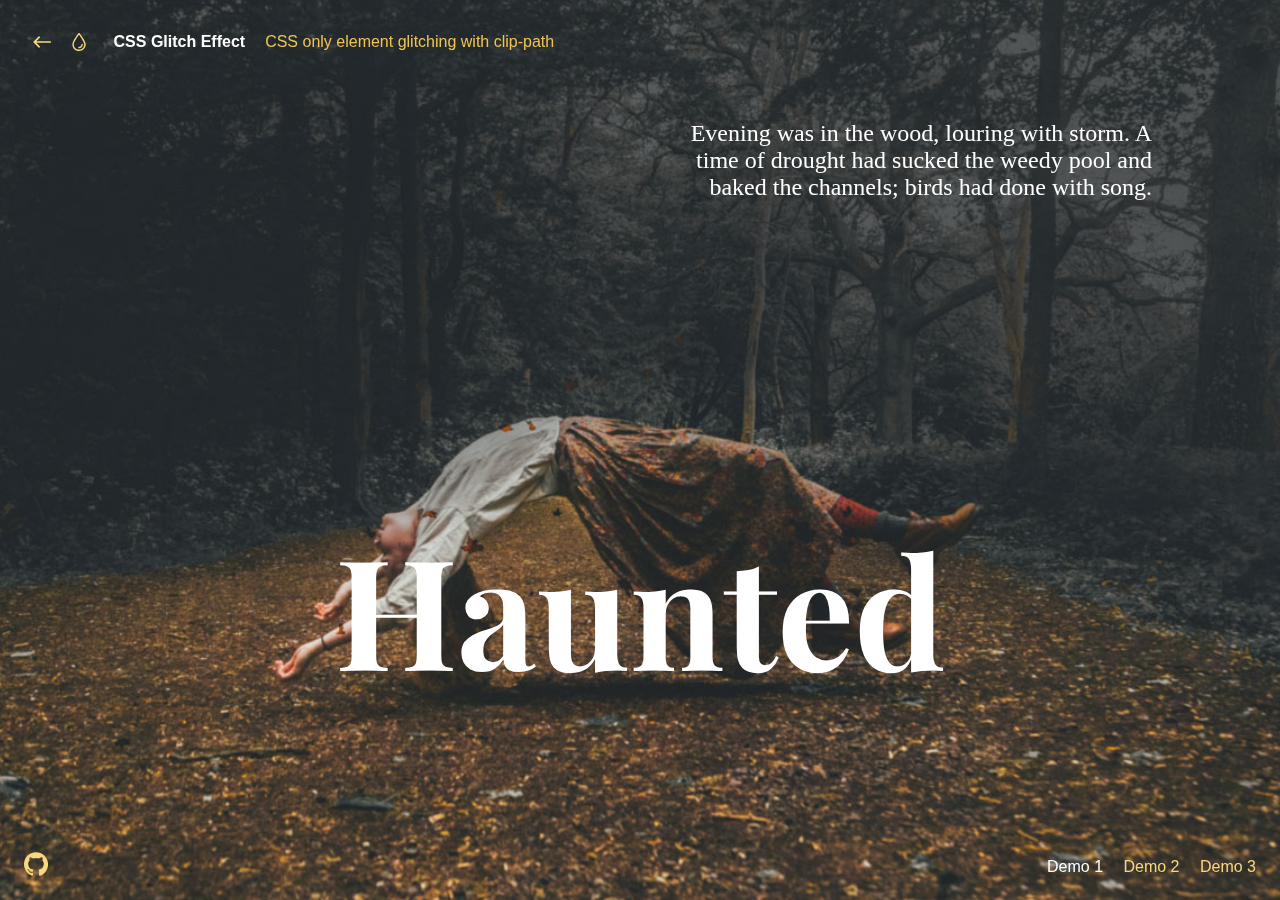
<file: CSSGlitchEffect-master/index.html>
<!DOCTYPE html>
<html lang="en" class="no-js">
	<head>
		<meta charset="UTF-8" />
		<meta name="viewport" content="width=device-width, initial-scale=1">
		<title>CSS Glitch Effect | Demo 1 | Codrops</title>
		<meta name="description" content="A glitch effect using CSS animations and clip-path" />
		<meta name="keywords" content="glitch, effect, css, animations" />
		<meta name="author" content="Codrops" />
		<link rel="shortcut icon" href="favicon.ico">
		<link href="https://fonts.googleapis.com/css?family=IM+Fell+English|Playfair+Display:900" rel="stylesheet">
		<link rel="stylesheet" type="text/css" href="css/base.css" />
		<link rel="stylesheet" type="text/css" href="css/demo1.css" />
		<script>document.documentElement.className="js";var supportsCssVars=function(){var e,t=document.createElement("style");return t.innerHTML="root: { --tmp-var: bold; }",document.head.appendChild(t),e=!!(window.CSS&&window.CSS.supports&&window.CSS.supports("font-weight","var(--tmp-var)")),t.parentNode.removeChild(t),e};supportsCssVars()||alert("Please view this demo in a modern browser that supports CSS Variables.");</script>
	</head>
	<body class="demo-1 loading">
		<svg class="hidden">
			<symbol id="icon-arrow" viewBox="0 0 24 24">
				<title>arrow</title>
				<polygon points="6.3,12.8 20.9,12.8 20.9,11.2 6.3,11.2 10.2,7.2 9,6 3.1,12 9,18 10.2,16.8 "/>
			</symbol>
			<symbol id="icon-drop" viewBox="0 0 24 24">
				<title>drop</title>
				<path d="M12,21c-3.6,0-6.6-3-6.6-6.6C5.4,11,10.8,4,11.4,3.2C11.6,3.1,11.8,3,12,3s0.4,0.1,0.6,0.3c0.6,0.8,6.1,7.8,6.1,11.2C18.6,18.1,15.6,21,12,21zM12,4.8c-1.8,2.4-5.2,7.4-5.2,9.6c0,2.9,2.3,5.2,5.2,5.2s5.2-2.3,5.2-5.2C17.2,12.2,13.8,7.3,12,4.8z"/><path d="M12,18.2c-0.4,0-0.7-0.3-0.7-0.7s0.3-0.7,0.7-0.7c1.3,0,2.4-1.1,2.4-2.4c0-0.4,0.3-0.7,0.7-0.7c0.4,0,0.7,0.3,0.7,0.7C15.8,16.5,14.1,18.2,12,18.2z"/>
			</symbol>
			<symbol id="icon-github" viewBox="0 0 32.6 31.8">
				<title>github</title>
				<path d="M16.3,0C7.3,0,0,7.3,0,16.3c0,7.2,4.7,13.3,11.1,15.5c0.8,0.1,1.1-0.4,1.1-0.8c0-0.4,0-1.4,0-2.8c-4.5,1-5.5-2.2-5.5-2.2c-0.7-1.9-1.8-2.4-1.8-2.4c-1.5-1,0.1-1,0.1-1c1.6,0.1,2.5,1.7,2.5,1.7c1.5,2.5,3.8,1.8,4.7,1.4c0.1-1.1,0.6-1.8,1-2.2c-3.6-0.4-7.4-1.8-7.4-8.1c0-1.8,0.6-3.2,1.7-4.4C7.4,10.7,6.8,9,7.7,6.8c0,0,1.4-0.4,4.5,1.7c1.3-0.4,2.7-0.5,4.1-0.5c1.4,0,2.8,0.2,4.1,0.5c3.1-2.1,4.5-1.7,4.5-1.7c0.9,2.2,0.3,3.9,0.2,4.3c1,1.1,1.7,2.6,1.7,4.4c0,6.3-3.8,7.6-7.4,8c0.6,0.5,1.1,1.5,1.1,3c0,2.2,0,3.9,0,4.5c0,0.4,0.3,0.9,1.1,0.8c6.5-2.2,11.1-8.3,11.1-15.5C32.6,7.3,25.3,0,16.3,0z"/>
			</symbol>
		</svg>
		<main>
			<div class="message">Sorry, your browser does not support clip-path on HTML elements!</div>
			<div class="content content--fixed">
				<header class="codrops-header">
					<div class="codrops-links">
						<a class="codrops-icon codrops-icon--prev" href="https://tympanus.net/Development/3d-particle-explorations/" title="Previous Demo"><svg class="icon icon--arrow"><use xlink:href="#icon-arrow"></use></svg></a>
						<a class="codrops-icon codrops-icon--drop" href="https://tympanus.net/codrops/?p=33498" title="Back to the article"><svg class="icon icon--drop"><use xlink:href="#icon-drop"></use></svg></a>
					</div>
					<h1 class="codrops-header__title">CSS Glitch Effect</h1>
					<span class="info">CSS only element glitching with clip-path</span>
				</header>
				<a class="github" href="https://github.com/codrops/ImageGlitchEffect/" title="Find this project on GitHub"><svg class="icon icon--github"><use xlink:href="#icon-github"></use></svg></a>
				<nav class="demos">
					<a class="demo demo--current" href="index.html"><span>Demo 1</span></a>
					<a class="demo" href="index2.html"><span>Demo 2</span></a>
					<a class="demo" href="index3.html"><span>Demo 3</span></a>
				</nav>
			</div>
			<div class="content">
				<div class="glitch">
					<div class="glitch__img"></div>
					<div class="glitch__img"></div>
					<div class="glitch__img"></div>
					<div class="glitch__img"></div>
					<div class="glitch__img"></div>
				</div>
				<h2 class="content__title">Haunted</h2>
				<p class="content__text">Evening was in the wood, louring with storm. A time of drought had sucked the weedy pool  and baked the channels; birds had done with song.</p>
			</div>
		</main>
		<script src="js/imagesloaded.pkgd.min.js"></script>
		<script src="js/demo.js"></script>
	</body>
</html>
</file>
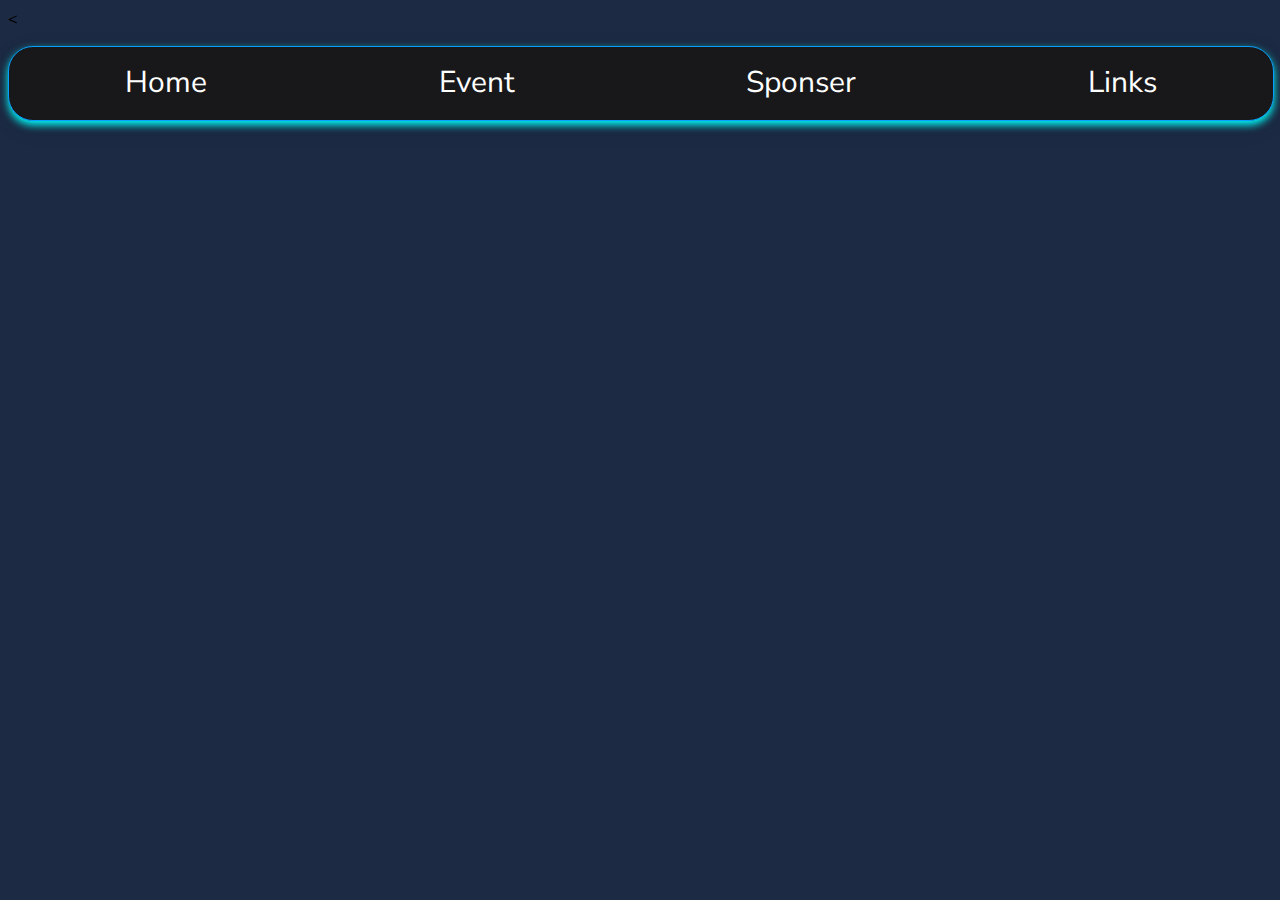
<file: project.html>
<!DOCTYPE html>
<html lang="en" dir="ltr">
<<link rel="stylesheet" href="navigation.css">
  <head>
    <meta charset="utf-8">
    <title> ACUNETIX 10.0 </title>
  </head>
  <body>

    <ul>
        <li>Home</li>
        <li>Event</li>
        <li>Sponser</li>
        <li>Links</li>
    </ul>
  </body>
</html>
</file>
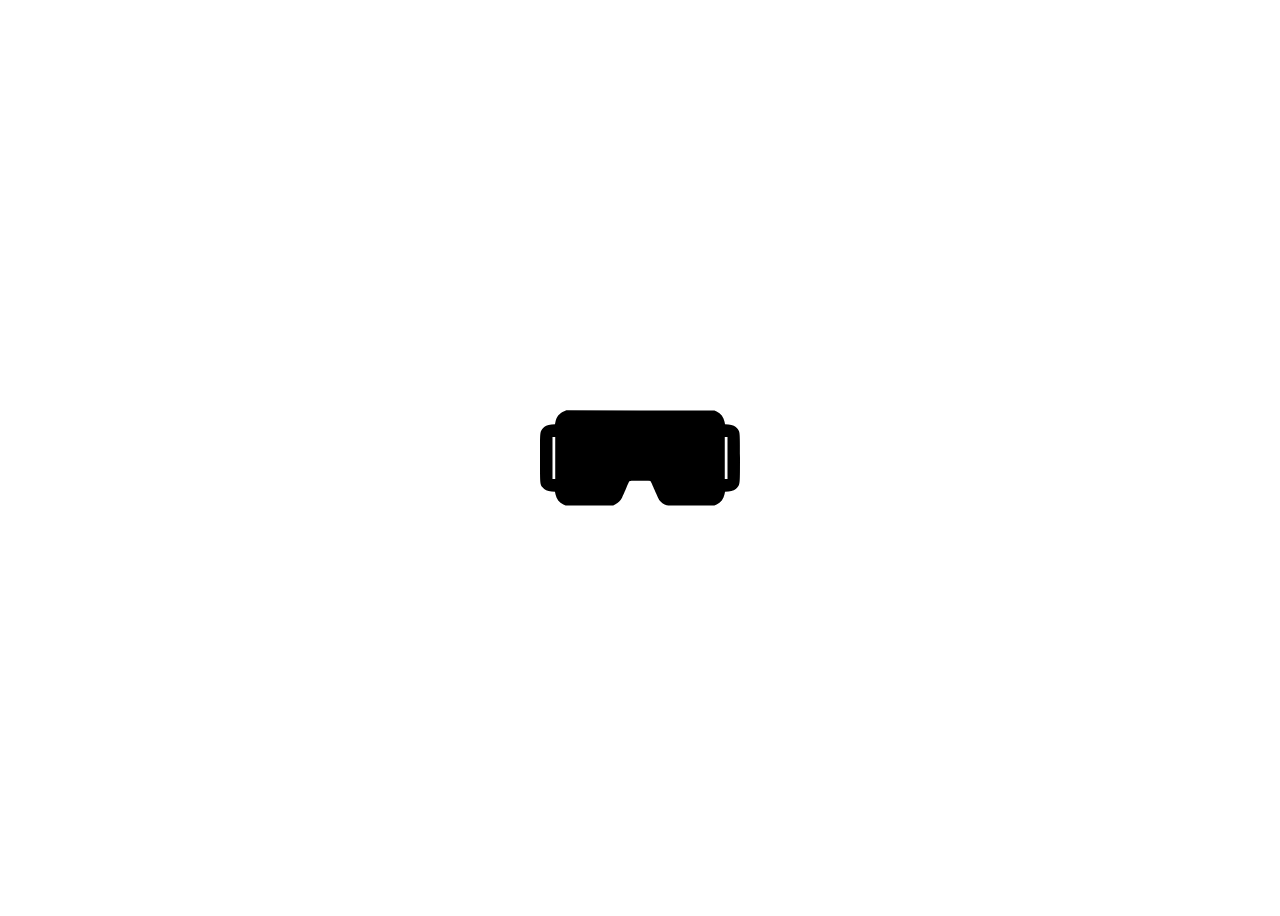
<file: spinner.html>
<!DOCTYPE html>
<html lang="en">
  <head>
    <meta charset="UTF-8" />
    <meta http-equiv="X-UA-Compatible" content="IE=edge" />
    <meta name="viewport" content="width=device-width, initial-scale=1.0" />
    <title>Loading Animation</title>
  </head>
  <body>
    <div class="spinner" id="spinner">
      <img src="./virtual-reality.svg" alt="" />
    </div>

    <style>
      body {
        min-height: 100vh;
        display: flex;
        align-items: center;
        justify-content: center;
      }
      .spinner {
        display: flex;
        align-items: center;
        justify-content: center;
      }
      .spinner img {
        width: 200px;
        animation: spinner 1.5s cubic-bezier(0.5, 0.59, 0.22, 1.23) infinite;
      }

      @keyframes spinner {
        0% {
          transform: rotate(0deg) scale(1);
        }
        50% {
          transform: rotate(180deg) scale(0.8);
        }
        90% {
          transform: rotate(360deg) scale(1);
        }
        100% {
          transform: rotate(360deg) scale(1);
        }
      }
      .spinner.loaded img {
        transition: all 0.2s ease;
        animation-iteration-count: 1;
        transform: rotate(0deg) scale(1);
        animation: spinner-exit 1s ease-out;
      }
      @keyframes spinner-exit {
        0% {
          transform: scale(1);
          opacity: 1;
        }
        80% {
          opacity: 1;
        }
        100% {
          transform: scale(10);
          opacity: 0;
        }
      }
    </style>

    <script>
      setTimeout(() => {
        console.log("LOADED");
        document.querySelector("#spinner").classList.add("loaded");
        setTimeout(() => {
          document.querySelector("#spinner").style.display = "none";
        }, 1000);
      }, 5000);
    </script>
  </body>
</html>
</file>
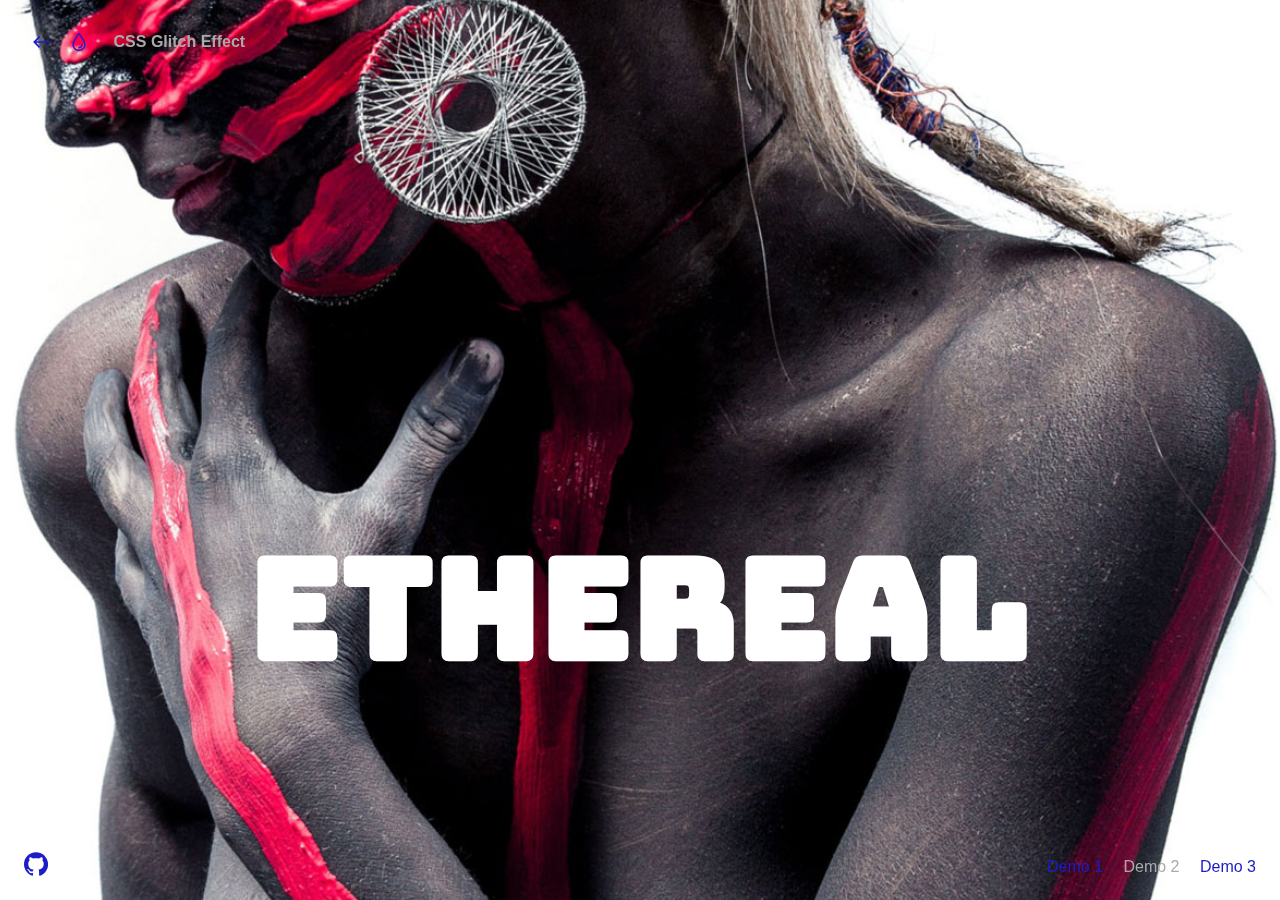
<file: CSSGlitchEffect-master/index2.html>
<!DOCTYPE html>
<html lang="en" class="no-js">
	<head>
		<meta charset="UTF-8" />
		<meta name="viewport" content="width=device-width, initial-scale=1">
		<title>CSS Glitch Effect | Demo 2 | Codrops</title>
		<meta name="description" content="A glitch effect using CSS animations and clip-path" />
		<meta name="keywords" content="glitch, effect, css, animations" />
		<meta name="author" content="Codrops" />
		<link rel="shortcut icon" href="favicon.ico">
		<link href="https://fonts.googleapis.com/css?family=Bungee" rel="stylesheet">
		<link rel="stylesheet" type="text/css" href="css/base.css" />
		<link rel="stylesheet" type="text/css" href="css/demo2.css" />
		<script>document.documentElement.className="js";var supportsCssVars=function(){var e,t=document.createElement("style");return t.innerHTML="root: { --tmp-var: bold; }",document.head.appendChild(t),e=!!(window.CSS&&window.CSS.supports&&window.CSS.supports("font-weight","var(--tmp-var)")),t.parentNode.removeChild(t),e};supportsCssVars()||alert("Please view this demo in a modern browser that supports CSS Variables.");</script>
	</head>
	<body class="demo-2 loading">
		<svg class="hidden">
			<symbol id="icon-arrow" viewBox="0 0 24 24">
				<title>arrow</title>
				<polygon points="6.3,12.8 20.9,12.8 20.9,11.2 6.3,11.2 10.2,7.2 9,6 3.1,12 9,18 10.2,16.8 "/>
			</symbol>
			<symbol id="icon-drop" viewBox="0 0 24 24">
				<title>drop</title>
				<path d="M12,21c-3.6,0-6.6-3-6.6-6.6C5.4,11,10.8,4,11.4,3.2C11.6,3.1,11.8,3,12,3s0.4,0.1,0.6,0.3c0.6,0.8,6.1,7.8,6.1,11.2C18.6,18.1,15.6,21,12,21zM12,4.8c-1.8,2.4-5.2,7.4-5.2,9.6c0,2.9,2.3,5.2,5.2,5.2s5.2-2.3,5.2-5.2C17.2,12.2,13.8,7.3,12,4.8z"/><path d="M12,18.2c-0.4,0-0.7-0.3-0.7-0.7s0.3-0.7,0.7-0.7c1.3,0,2.4-1.1,2.4-2.4c0-0.4,0.3-0.7,0.7-0.7c0.4,0,0.7,0.3,0.7,0.7C15.8,16.5,14.1,18.2,12,18.2z"/>
			</symbol>
			<symbol id="icon-github" viewBox="0 0 32.6 31.8">
				<title>github</title>
				<path d="M16.3,0C7.3,0,0,7.3,0,16.3c0,7.2,4.7,13.3,11.1,15.5c0.8,0.1,1.1-0.4,1.1-0.8c0-0.4,0-1.4,0-2.8c-4.5,1-5.5-2.2-5.5-2.2c-0.7-1.9-1.8-2.4-1.8-2.4c-1.5-1,0.1-1,0.1-1c1.6,0.1,2.5,1.7,2.5,1.7c1.5,2.5,3.8,1.8,4.7,1.4c0.1-1.1,0.6-1.8,1-2.2c-3.6-0.4-7.4-1.8-7.4-8.1c0-1.8,0.6-3.2,1.7-4.4C7.4,10.7,6.8,9,7.7,6.8c0,0,1.4-0.4,4.5,1.7c1.3-0.4,2.7-0.5,4.1-0.5c1.4,0,2.8,0.2,4.1,0.5c3.1-2.1,4.5-1.7,4.5-1.7c0.9,2.2,0.3,3.9,0.2,4.3c1,1.1,1.7,2.6,1.7,4.4c0,6.3-3.8,7.6-7.4,8c0.6,0.5,1.1,1.5,1.1,3c0,2.2,0,3.9,0,4.5c0,0.4,0.3,0.9,1.1,0.8c6.5-2.2,11.1-8.3,11.1-15.5C32.6,7.3,25.3,0,16.3,0z"/>
			</symbol>
		</svg>
		<main>
			<div class="message">Sorry, your browser does not support clip-path on HTML elements!</div>
			<div class="content content--fixed">
				<header class="codrops-header">
					<div class="codrops-links">
						<a class="codrops-icon codrops-icon--prev" href="https://tympanus.net/Development/3d-particle-explorations/" title="Previous Demo"><svg class="icon icon--arrow"><use xlink:href="#icon-arrow"></use></svg></a>
						<a class="codrops-icon codrops-icon--drop" href="https://tympanus.net/codrops/?p=33498" title="Back to the article"><svg class="icon icon--drop"><use xlink:href="#icon-drop"></use></svg></a>
					</div>
					<h1 class="codrops-header__title">CSS Glitch Effect</h1>
				</header>
				<a class="github" href="https://github.com/codrops/ImageGlitchEffect/" title="Find this project on GitHub"><svg class="icon icon--github"><use xlink:href="#icon-github"></use></svg></a>
				<nav class="demos">
					<a class="demo" href="index.html"><span>Demo 1</span></a>
					<a class="demo demo--current" href="index2.html"><span>Demo 2</span></a>
					<a class="demo" href="index3.html"><span>Demo 3</span></a>
				</nav>
			</div>
			<div class="content">
				<div class="glitch">
					<div class="glitch__img"></div>
					<div class="glitch__img"></div>
					<div class="glitch__img"></div>
					<div class="glitch__img"></div>
					<div class="glitch__img"></div>
				</div>
				<h2 class="content__title">ethereal</h2>
			</div>
		</main>
		<script src="js/imagesloaded.pkgd.min.js"></script>
		<script src="js/demo.js"></script>
	</body>
</html>
</file>
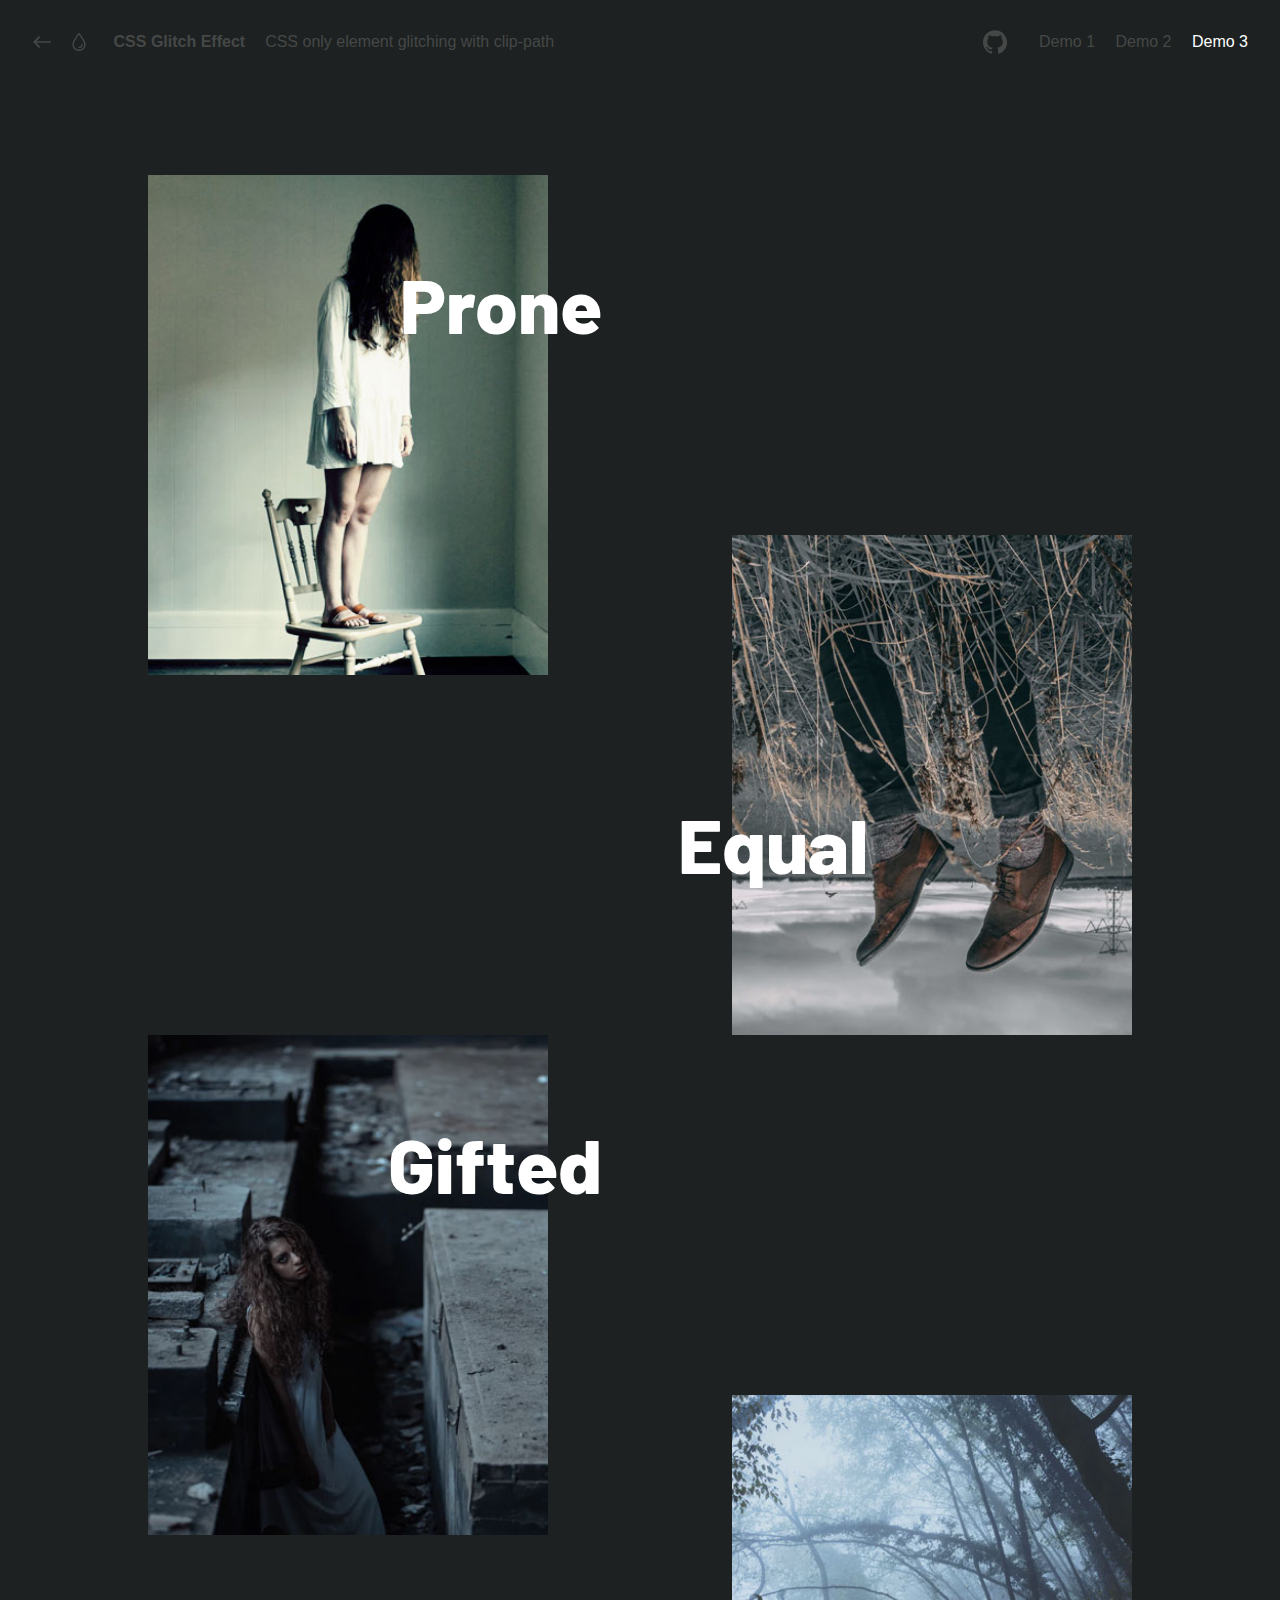
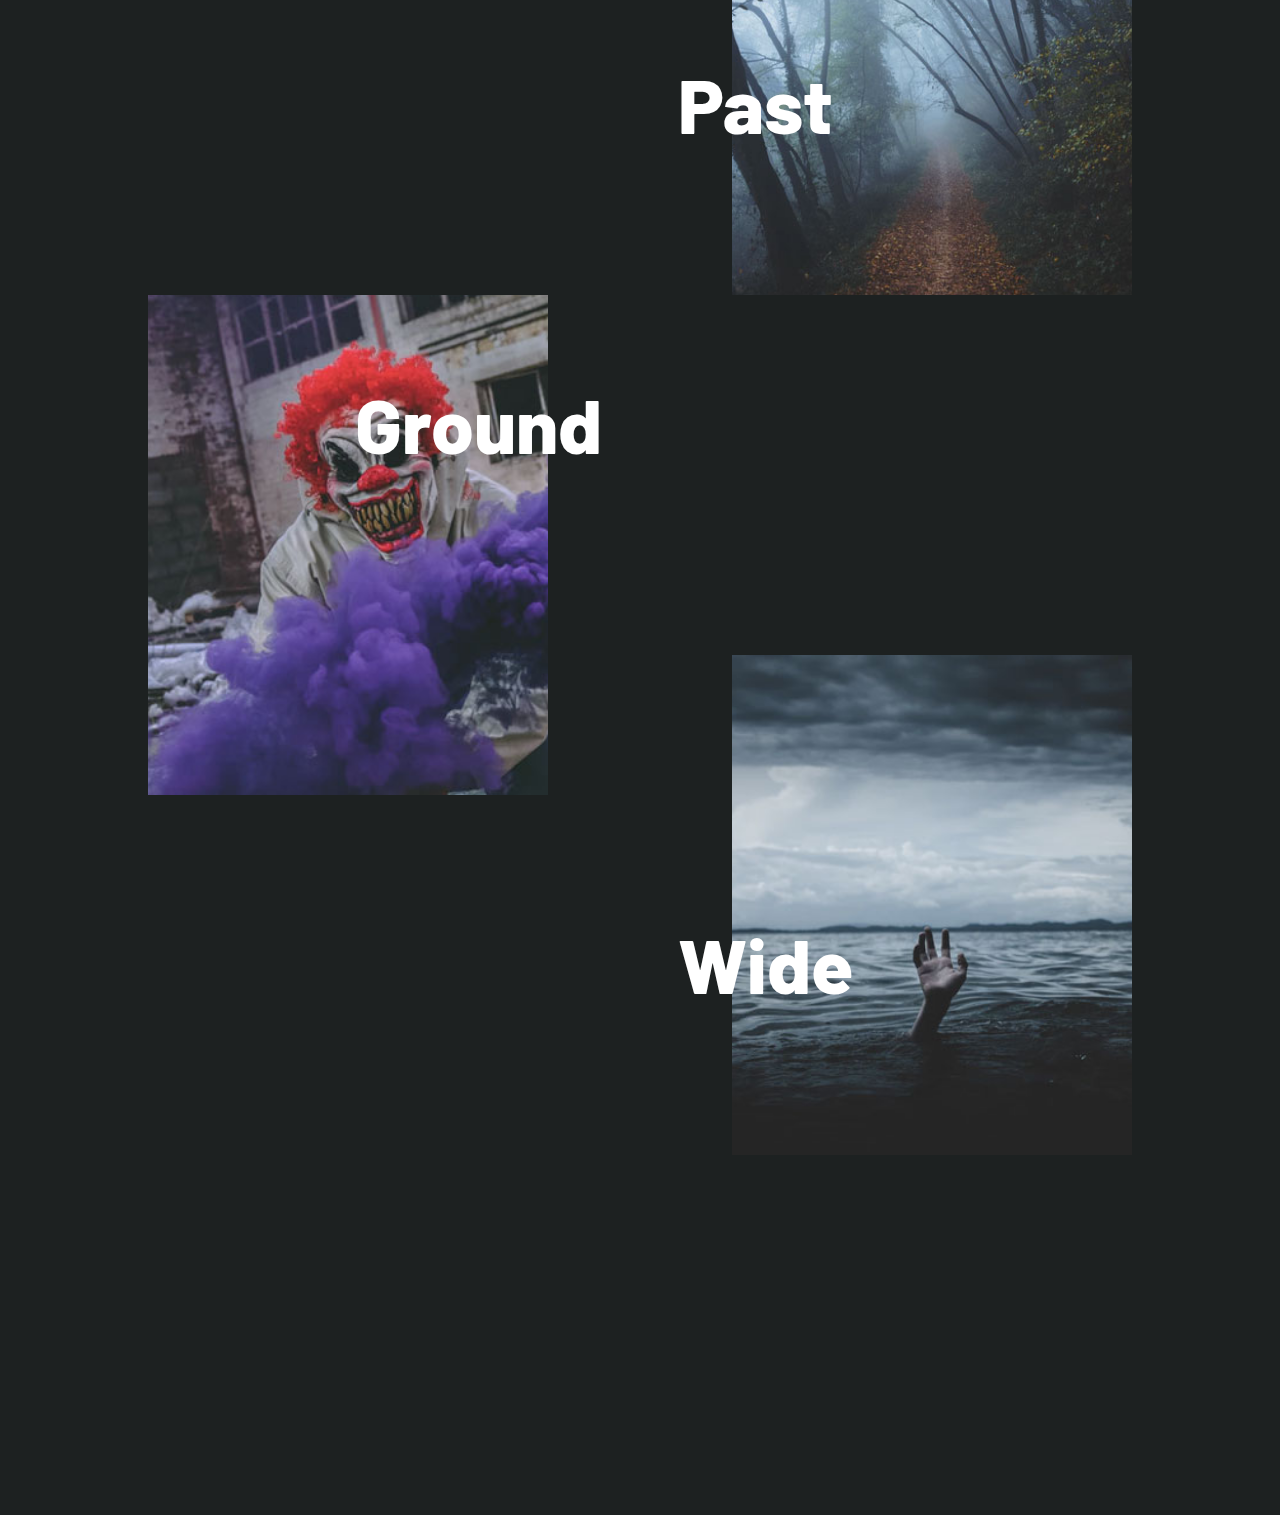
<file: CSSGlitchEffect-master/index3.html>
<!DOCTYPE html>
<html lang="en" class="no-js">
	<head>
		<meta charset="UTF-8" />
		<meta name="viewport" content="width=device-width, initial-scale=1">
		<title>CSS Glitch Effect | Demo 3 | Codrops</title>
		<meta name="description" content="A glitch effect using CSS animations and clip-path" />
		<meta name="keywords" content="glitch, effect, css, animations" />
		<meta name="author" content="Codrops" />
		<link rel="shortcut icon" href="favicon.ico">
		<link href="https://fonts.googleapis.com/css?family=Barlow:500,800" rel="stylesheet">
		<link rel="stylesheet" type="text/css" href="css/base.css" />
		<link rel="stylesheet" type="text/css" href="css/demo3.css" />
		<script>document.documentElement.className="js";var supportsCssVars=function(){var e,t=document.createElement("style");return t.innerHTML="root: { --tmp-var: bold; }",document.head.appendChild(t),e=!!(window.CSS&&window.CSS.supports&&window.CSS.supports("font-weight","var(--tmp-var)")),t.parentNode.removeChild(t),e};supportsCssVars()||alert("Please view this demo in a modern browser that supports CSS Variables.");</script>
	</head>
	<body class="demo-3 loading">
		<svg class="hidden">
			<symbol id="icon-arrow" viewBox="0 0 24 24">
				<title>arrow</title>
				<polygon points="6.3,12.8 20.9,12.8 20.9,11.2 6.3,11.2 10.2,7.2 9,6 3.1,12 9,18 10.2,16.8 "/>
			</symbol>
			<symbol id="icon-drop" viewBox="0 0 24 24">
				<title>drop</title>
				<path d="M12,21c-3.6,0-6.6-3-6.6-6.6C5.4,11,10.8,4,11.4,3.2C11.6,3.1,11.8,3,12,3s0.4,0.1,0.6,0.3c0.6,0.8,6.1,7.8,6.1,11.2C18.6,18.1,15.6,21,12,21zM12,4.8c-1.8,2.4-5.2,7.4-5.2,9.6c0,2.9,2.3,5.2,5.2,5.2s5.2-2.3,5.2-5.2C17.2,12.2,13.8,7.3,12,4.8z"/><path d="M12,18.2c-0.4,0-0.7-0.3-0.7-0.7s0.3-0.7,0.7-0.7c1.3,0,2.4-1.1,2.4-2.4c0-0.4,0.3-0.7,0.7-0.7c0.4,0,0.7,0.3,0.7,0.7C15.8,16.5,14.1,18.2,12,18.2z"/>
			</symbol>
			<symbol id="icon-github" viewBox="0 0 32.6 31.8">
				<title>github</title>
				<path d="M16.3,0C7.3,0,0,7.3,0,16.3c0,7.2,4.7,13.3,11.1,15.5c0.8,0.1,1.1-0.4,1.1-0.8c0-0.4,0-1.4,0-2.8c-4.5,1-5.5-2.2-5.5-2.2c-0.7-1.9-1.8-2.4-1.8-2.4c-1.5-1,0.1-1,0.1-1c1.6,0.1,2.5,1.7,2.5,1.7c1.5,2.5,3.8,1.8,4.7,1.4c0.1-1.1,0.6-1.8,1-2.2c-3.6-0.4-7.4-1.8-7.4-8.1c0-1.8,0.6-3.2,1.7-4.4C7.4,10.7,6.8,9,7.7,6.8c0,0,1.4-0.4,4.5,1.7c1.3-0.4,2.7-0.5,4.1-0.5c1.4,0,2.8,0.2,4.1,0.5c3.1-2.1,4.5-1.7,4.5-1.7c0.9,2.2,0.3,3.9,0.2,4.3c1,1.1,1.7,2.6,1.7,4.4c0,6.3-3.8,7.6-7.4,8c0.6,0.5,1.1,1.5,1.1,3c0,2.2,0,3.9,0,4.5c0,0.4,0.3,0.9,1.1,0.8c6.5-2.2,11.1-8.3,11.1-15.5C32.6,7.3,25.3,0,16.3,0z"/>
			</symbol>
		</svg>
		<main>
			<div class="message">Sorry, your browser does not support clip-path on HTML elements!</div>
			<div class="content content--top">
				<header class="codrops-header">
					<div class="codrops-links">
						<a class="codrops-icon codrops-icon--prev" href="https://tympanus.net/Development/3d-particle-explorations/" title="Previous Demo"><svg class="icon icon--arrow"><use xlink:href="#icon-arrow"></use></svg></a>
						<a class="codrops-icon codrops-icon--drop" href="https://tympanus.net/codrops/?p=33498" title="Back to the article"><svg class="icon icon--drop"><use xlink:href="#icon-drop"></use></svg></a>
					</div>
					<h1 class="codrops-header__title">CSS Glitch Effect</h1>
					<span class="info">CSS only element glitching with clip-path</span>
				</header>
				<a class="github" href="https://github.com/codrops/ImageGlitchEffect/" title="Find this project on GitHub"><svg class="icon icon--github"><use xlink:href="#icon-github"></use></svg></a>
				<nav class="demos">
					<a class="demo" href="index.html"><span>Demo 1</span></a>
					<a class="demo" href="index2.html"><span>Demo 2</span></a>
					<a class="demo demo--current" href="index3.html"><span>Demo 3</span></a>
				</nav>
			</div>
			<div class="grid">
				<div class="grid__item">
					<div class="glitch glitch--style-1">
						<div class="glitch__img"></div>
						<div class="glitch__img"></div>
						<div class="glitch__img"></div>
						<div class="glitch__img"></div>
						<div class="glitch__img"></div>
					</div>
					<h2 class="grid__item-title">Prone <span>Abjectness</span></h2>
				</div>
				<div class="grid__item">
					<div class="glitch glitch--style-2">
						<div class="glitch__img"></div>
						<div class="glitch__img"></div>
						<div class="glitch__img"></div>
						<div class="glitch__img"></div>
						<div class="glitch__img"></div>
					</div>
					<h2 class="grid__item-title">Equal <span>Undertaking</span></h2>
				</div>
				<div class="grid__item">
					<div class="glitch glitch--vertical glitch--style-3">
						<div class="glitch__img"></div>
						<div class="glitch__img"></div>
						<div class="glitch__img"></div>
						<div class="glitch__img"></div>
						<div class="glitch__img"></div>
					</div>
					<h2 class="grid__item-title">Gifted <span>Friendliness</span></h2>
				</div>
				<div class="grid__item">
					<div class="glitch glitch--style-4">
						<div class="glitch__img"></div>
						<div class="glitch__img"></div>
						<div class="glitch__img"></div>
						<div class="glitch__img"></div>
						<div class="glitch__img"></div>
					</div>
					<h2 class="grid__item-title">Past <span>Monotony</span></h2>
				</div>
				<div class="grid__item">
					<div class="glitch glitch--style-5">
						<div class="glitch__img"></div>
						<div class="glitch__img"></div>
						<div class="glitch__img"></div>
						<div class="glitch__img"></div>
						<div class="glitch__img"></div>
					</div>
					<h2 class="grid__item-title">Ground <span>Curtness</span></h2>
				</div>
				<div class="grid__item">
					<div class="glitch glitch--style-6">
						<div class="glitch__img"></div>
						<div class="glitch__img"></div>
						<div class="glitch__img"></div>
						<div class="glitch__img"></div>
						<div class="glitch__img"></div>
					</div>
					<h2 class="grid__item-title">Wide <span>Distraction</span></h2>
				</div>
			</div>
		</main>
		<script src="js/imagesloaded.pkgd.min.js"></script>
		<script src="js/demo.js"></script>
	</body>
</html>
</file>
<file: CSSGlitchEffect-master/css/base.css>
article,aside,details,figcaption,figure,footer,header,hgroup,main,nav,section,summary{display:block;}audio,canvas,video{display:inline-block;}audio:not([controls]){display:none;height:0;}[hidden]{display:none;}html{font-family:sans-serif;-ms-text-size-adjust:100%;-webkit-text-size-adjust:100%;}body{margin:0;}a:focus{outline:thin dotted;}a:active,a:hover{outline:0;}h1{font-size:2em;margin:0.67em 0;}abbr[title]{border-bottom:1px dotted;}b,strong{font-weight:bold;}dfn{font-style:italic;}hr{-moz-box-sizing:content-box;box-sizing:content-box;height:0;}mark{background:#ff0;color:#000;}code,kbd,pre,samp{font-family:monospace,serif;font-size:1em;}pre{white-space:pre-wrap;}q{quotes:"\201C" "\201D" "\2018" "\2019";}small{font-size:80%;}sub,sup{font-size:75%;line-height:0;position:relative;vertical-align:baseline;}sup{top:-0.5em;}sub{bottom:-0.25em;}img{border:0;}svg:not(:root){overflow:hidden;}figure{margin:0;}fieldset{border:1px solid #c0c0c0;margin:0 2px;padding:0.35em 0.625em 0.75em;}legend{border:0;padding:0;}button,input,select,textarea{font-family:inherit;font-size:100%;margin:0;}button,input{line-height:normal;}button,select{text-transform:none;}button,html input[type="button"],input[type="reset"],input[type="submit"]{-webkit-appearance:button;cursor:pointer;}button[disabled],html input[disabled]{cursor:default;}input[type="checkbox"],input[type="radio"]{box-sizing:border-box;padding:0;}input[type="search"]{-webkit-appearance:textfield;-moz-box-sizing:content-box;-webkit-box-sizing:content-box;box-sizing:content-box;}input[type="search"]::-webkit-search-cancel-button,input[type="search"]::-webkit-search-decoration{-webkit-appearance:none;}button::-moz-focus-inner,input::-moz-focus-inner{border:0;padding:0;}textarea{overflow:auto;vertical-align:top;}table{border-collapse:collapse;border-spacing:0;}
*,
*::after,
*::before {
	box-sizing: border-box;
}

html {
	background: #1d2121;
}

body {
	font-family: -apple-system, BlinkMacSystemFont, "Segoe UI", Helvetica, Arial, sans-serif;
	min-height: 100vh;
	color: #57585c;
	color: var(--color-text);
	background-color: #fff;
	background-color: var(--color-bg);
	-webkit-font-smoothing: antialiased;
	-moz-osx-font-smoothing: grayscale;
}

/* Fade effect */
.js body {
	opacity: 0;
	transition: opacity 0.3s;
}

.js body.render {
	opacity: 1;
}

/* Page Loader */
.js .loading::before {
	content: '';
	position: fixed;
	z-index: 100000;
	top: 0;
	left: 0;
	width: 100%;
	height: 100%;
	background: var(--color-bg);
}

.js .loading::after {
	content: '';
	position: fixed;
	z-index: 100000;
	top: 50%;
	left: 50%;
	width: 60px;
	height: 60px;
	margin: -30px 0 0 -30px;
	pointer-events: none;
	border-radius: 50%;
	opacity: 0.4;
	background: var(--color-link);
	animation: loaderAnim 0.7s linear infinite alternate forwards;
}

@keyframes loaderAnim {
	to {
		opacity: 1;
		transform: scale3d(0.5,0.5,1);
	}
}

a {
	text-decoration: none;
	color: var(--color-link);
	outline: none;
}

a:hover,
a:focus {
	color: var(--color-link-hover);
	outline: none;
}

.hidden {
	position: absolute;
	overflow: hidden;
	width: 0;
	height: 0;
	pointer-events: none;
}

.message {
	position: relative;
	z-index: 100;
	padding: 1.5em 1em;
	font-size: 0.85em;
	font-weight: bold;
	text-align: center;
	color: var(--color-bg);
	background: var(--color-text);
}

@supports(-webkit-clip-path: polygon(0 0, 100% 0, 100% 75%, 0 100%)) or (clip-path: polygon(0 0, 100% 0, 100% 75%, 0 100%)) {
	.message {
		display: none;
	}
}

/* Icons */
.icon {
	display: block;
	width: 1.5em;
	height: 1.5em;
	margin: 0 auto;
	fill: currentColor;
}

.icon--keyboard {
	display: none;
}

main {
	position: relative;
	width: 100%;
}

.content {
	position: relative;
	display: flex;
	justify-content: center;
	align-items: center;
	margin: 0 auto;
	min-height: 100vh;
}

.content--fixed {
	position: fixed;
	z-index: 10000;
	top: 0;
	left: 0;
	display: grid;
	align-content: space-between;
	width: 100%;
	max-width: none;
	min-height: 0;
	height: 100vh;
	padding: 1.5em;
	pointer-events: none;
	grid-template-columns: 50% 50%;
	grid-template-rows: auto auto 4em;
	grid-template-areas: 'header header'
	'... ...'
	'github demos';
}

.content--fixed a {
	pointer-events: auto;
}

.content--top {
	padding: 1.5em 2em 1.5em 1.5em;
	justify-content: flex-start;
	min-height: 0;
	position: relative;
}

/* Header */
.codrops-header {
	position: relative;
	z-index: 100;
	display: flex;
	flex-direction: row;
	align-items: flex-start;
	align-items: center;
	align-self: start;
	grid-area: header;
	justify-self: start;
}

.demo-2 .codrops-header {
	justify-self: stretch;
}

.codrops-header__title {
	font-size: 1em;
	font-weight: bold;
	margin: 0;
}

.info {
	margin: 0 0 0 1.25em;
	color: var(--color-info);
}

.github {
	display: block;
	align-self: end;
	grid-area: github;
	justify-self: start;
}

.content--top .github {
	align-self: center;
	margin: 0 1em 0 auto;
}

.demos {
	position: relative;
	display: block;
	align-self: end;
	text-align: right;
	grid-area: demos;
}

.content--top .demos {
	align-self: center;
}

.demo {
	margin: 0 0 0 1em;
}

.demo:hover,
.demo:focus {
	opacity: 0.5;
}

.demo span {
	white-space: nowrap;
	pointer-events: none;
}

a.demo--current {
	pointer-events: none;
	color: var(--color-link-hover);
}

/* Top Navigation Style */
.codrops-links {
	position: relative;
	display: flex;
	justify-content: center;
	margin: 0 1em 0 0;
	text-align: center;
	white-space: nowrap;
}

.codrops-icon {
	display: inline-block;
	margin: 0.15em;
	padding: 0.25em;
}

@media screen and (max-width: 55em) {
	.message {
		display: block;
	}
	.content {
		flex-direction: column;
		height: auto;
		min-height: 0;
	}
	.content--fixed {
		position: relative;
		z-index: 1000;
		display: block;
		padding: 0.85em;
	}
	.codrops-header {
		flex-direction: column;
		align-items: center;
		align-self: center;
	}
	.codrops-header__title {
		font-weight: bold;
		padding-bottom: 0.25em;
		text-align: center;
	}
	.github {
		display: block;
		margin: 1em auto;
	}
	.content--top .github {
	    margin: 1em 0;
	}
	.codrops-links {
		margin: 0;
	}
	.demos {
		text-align: center;
	}
	.demo {
		margin: 0 0.5em;
	}
}
</file>
<file: CSSGlitchEffect-master/css/demo1.css>
.demo-1 {
	--color-text: #fff;
	--color-bg: #000;
	--color-link: #f9d77e;
	--color-link-hover: #fff;
	--color-info: #efc453;
	--glitch-width: 100vw;
	--glitch-height: 100vh;
	--gap-horizontal: 10px;
	--gap-vertical: 5px;
	--time-anim: 4s;
	--delay-anim: 2s;
	--blend-mode-1: none;
	--blend-mode-2: none;
	--blend-mode-3: none;
	--blend-mode-4: none;
	--blend-mode-5: overlay;
	--blend-color-1: transparent;
	--blend-color-2: transparent;
	--blend-color-3: transparent;
	--blend-color-4: transparent;
	--blend-color-5: #af4949;
}

.imgloaded .content__title,
.imgloaded .content__text {
	animation-name: glitch-anim-text;
	animation-duration: var(--time-anim);
	animation-timing-function: linear;
	animation-iteration-count: infinite;
}

.content__title {
	font-size: 12vw;
	margin: 35vh 0 0 0;
	position: relative;
	font-family: 'Playfair Display', serif;
	animation-delay: calc(var(--delay-anim) + var(--time-anim) * 0.2);
}

.content__text {
	font-family: 'IM Fell English', serif;
	position: absolute;
	font-size: 1.5em;
	top: 4em;
	right: 10vw;
	max-width: 500px;
	text-align: right;
	font-weight: 400;
	animation-delay: calc(var(--delay-anim) + var(--time-anim) * 0.25);
}

@media screen and (max-width: 55em) {
	.content__text {
		position: relative;
		right: auto;
		top: auto;
		font-size: 1.25em;
		padding: 0 1em;
		text-align: center;
	}
}

/* Glitch styles */
.glitch {
	position: absolute;
	top: 0;
	left: 0;
	width: var(--glitch-width);
	height: var(--glitch-height);
	overflow: hidden;
}

.glitch__img {
	position: absolute;
	top: calc(-1 * var(--gap-vertical));
	left: calc(-1 * var(--gap-horizontal));
	width: calc(100% + var(--gap-horizontal) * 2);
	height: calc(100% + var(--gap-vertical) * 2);
	background: url(../img/img1.jpg) no-repeat 50% 0;
	background-color: var(--blend-color-1);
	background-size: cover;
	transform: translate3d(0,0,0);
	background-blend-mode: var(--blend-mode-1);
}

.glitch__img:nth-child(n+2) {
	opacity: 0;
}

.imgloaded .glitch__img:nth-child(n+2) {
	animation-duration: var(--time-anim);
	animation-delay: var(--delay-anim);
	animation-timing-function: linear;
	animation-iteration-count: infinite;
}

.imgloaded .glitch__img:nth-child(2) {
	background-color: var(--blend-color-2);
	background-blend-mode: var(--blend-mode-2);
	animation-name: glitch-anim-1;
}

.imgloaded .glitch__img:nth-child(3) {
	background-color: var(--blend-color-3);
	background-blend-mode: var(--blend-mode-3);
	animation-name: glitch-anim-2;
}

.imgloaded .glitch__img:nth-child(4) {
	background-color: var(--blend-color-4);
	background-blend-mode: var(--blend-mode-4);
	animation-name: glitch-anim-3;
}

.imgloaded .glitch__img:nth-child(5) {
	background-color: var(--blend-color-5);
	background-blend-mode: var(--blend-mode-5);
	animation-name: glitch-anim-flash;
}

/* Animations */

@keyframes glitch-anim-1 {
	0% { 
		opacity: 1;
		transform: translate3d(var(--gap-horizontal),0,0);
		-webkit-clip-path: polygon(0 2%, 100% 2%, 100% 5%, 0 5%);
		clip-path: polygon(0 2%, 100% 2%, 100% 5%, 0 5%);
	}
	2% {
		-webkit-clip-path: polygon(0 15%, 100% 15%, 100% 15%, 0 15%);
		clip-path: polygon(0 15%, 100% 15%, 100% 15%, 0 15%);
	}
	4% {
		-webkit-clip-path: polygon(0 10%, 100% 10%, 100% 20%, 0 20%);
		clip-path: polygon(0 10%, 100% 10%, 100% 20%, 0 20%);
	}
	6% {
		-webkit-clip-path: polygon(0 1%, 100% 1%, 100% 2%, 0 2%);
		clip-path: polygon(0 1%, 100% 1%, 100% 2%, 0 2%);
	}
	8% {
		-webkit-clip-path: polygon(0 33%, 100% 33%, 100% 33%, 0 33%);
		clip-path: polygon(0 33%, 100% 33%, 100% 33%, 0 33%);
	}
	10% {
		-webkit-clip-path: polygon(0 44%, 100% 44%, 100% 44%, 0 44%);
		clip-path: polygon(0 44%, 100% 44%, 100% 44%, 0 44%);
	}
	12% {
		-webkit-clip-path: polygon(0 50%, 100% 50%, 100% 20%, 0 20%);
		clip-path: polygon(0 50%, 100% 50%, 100% 20%, 0 20%);
	}
	14% {
		-webkit-clip-path: polygon(0 70%, 100% 70%, 100% 70%, 0 70%);
		clip-path: polygon(0 70%, 100% 70%, 100% 70%, 0 70%);
	}
	16% {
		-webkit-clip-path: polygon(0 80%, 100% 80%, 100% 80%, 0 80%);
		clip-path: polygon(0 80%, 100% 80%, 100% 80%, 0 80%);
	}
	18% {
		-webkit-clip-path: polygon(0 50%, 100% 50%, 100% 55%, 0 55%);
		clip-path: polygon(0 50%, 100% 50%, 100% 55%, 0 55%);
	}
	20% {
		-webkit-clip-path: polygon(0 70%, 100% 70%, 100% 80%, 0 80%);
		clip-path: polygon(0 70%, 100% 70%, 100% 80%, 0 80%);
	}
	21.9% {
		opacity: 1;
		transform: translate3d(var(--gap-horizontal),0,0);
	}
	22%, 100% {
		opacity: 0;
		transform: translate3d(0,0,0);
		-webkit-clip-path: polygon(0 0, 0 0, 0 0, 0 0);
		clip-path: polygon(0 0, 0 0, 0 0, 0 0);
	}
}

@keyframes glitch-anim-2 {
	0% { 
		opacity: 1;
		transform: translate3d(calc(-1 * var(--gap-horizontal)),0,0);
		-webkit-clip-path: polygon(0 25%, 100% 25%, 100% 30%, 0 30%);
		clip-path: polygon(0 25%, 100% 25%, 100% 30%, 0 30%);
	}
	3% {
		-webkit-clip-path: polygon(0 3%, 100% 3%, 100% 3%, 0 3%);
		clip-path: polygon(0 3%, 100% 3%, 100% 3%, 0 3%);
	}
	5% {
		-webkit-clip-path: polygon(0 5%, 100% 5%, 100% 20%, 0 20%);
		clip-path: polygon(0 5%, 100% 5%, 100% 20%, 0 20%);
	}
	7% {
		-webkit-clip-path: polygon(0 20%, 100% 20%, 100% 20%, 0 20%);
		clip-path: polygon(0 20%, 100% 20%, 100% 20%, 0 20%);
	}
	9% {
		-webkit-clip-path: polygon(0 40%, 100% 40%, 100% 40%, 0 40%);
		clip-path: polygon(0 40%, 100% 40%, 100% 40%, 0 40%);
	}
	11% {
		-webkit-clip-path: polygon(0 52%, 100% 52%, 100% 59%, 0 59%);
		clip-path: polygon(0 52%, 100% 52%, 100% 59%, 0 59%);
	}
	13% {
		-webkit-clip-path: polygon(0 60%, 100% 60%, 100% 60%, 0 60%);
		clip-path: polygon(0 60%, 100% 60%, 100% 60%, 0 60%);
	}
	15% {
		-webkit-clip-path: polygon(0 75%, 100% 75%, 100% 75%, 0 75%);
		clip-path: polygon(0 75%, 100% 75%, 100% 75%, 0 75%);
	}
	17% {
		-webkit-clip-path: polygon(0 65%, 100% 65%, 100% 40%, 0 40%);
		clip-path: polygon(0 65%, 100% 65%, 100% 40%, 0 40%);
	}
	19% {
		-webkit-clip-path: polygon(0 45%, 100% 45%, 100% 50%, 0 50%);
		clip-path: polygon(0 45%, 100% 45%, 100% 50%, 0 50%);
	}
	20% {
		-webkit-clip-path: polygon(0 14%, 100% 14%, 100% 33%, 0 33%);
		clip-path: polygon(0 14%, 100% 14%, 100% 33%, 0 33%);
	}
	21.9% {
		opacity: 1;
		transform: translate3d(calc(-1 * var(--gap-horizontal)),0,0);
	}
	22%, 100% {
		opacity: 0;
		transform: translate3d(0,0,0);
		-webkit-clip-path: polygon(0 0, 0 0, 0 0, 0 0);
		clip-path: polygon(0 0, 0 0, 0 0, 0 0);
	}
}

@keyframes glitch-anim-3 {
	0% { 
		opacity: 1;
		transform: translate3d(0, calc(-1 * var(--gap-vertical)), 0) scale3d(-1,-1,1);
		-webkit-clip-path: polygon(0 1%, 100% 1%, 100% 3%, 0 3%);
		clip-path: polygon(0 1%, 100% 1%, 100% 3%, 0 3%);
	}
	1.5% {
		-webkit-clip-path: polygon(0 10%, 100% 10%, 100% 9%, 0 9%);
		clip-path: polygon(0 10%, 100% 10%, 100% 9%, 0 9%);
	}
	2% {
		-webkit-clip-path: polygon(0 5%, 100% 5%, 100% 6%, 0 6%);
		clip-path: polygon(0 5%, 100% 5%, 100% 6%, 0 6%);
	}
	2.5% {
		-webkit-clip-path: polygon(0 20%, 100% 20%, 100% 20%, 0 20%);
		clip-path: polygon(0 20%, 100% 20%, 100% 20%, 0 20%);
	}
	3% {
		-webkit-clip-path: polygon(0 10%, 100% 10%, 100% 10%, 0 10%);
		clip-path: polygon(0 10%, 100% 10%, 100% 10%, 0 10%);
	}
	5% {
		-webkit-clip-path: polygon(0 30%, 100% 30%, 100% 25%, 0 25%);
		clip-path: polygon(0 30%, 100% 30%, 100% 25%, 0 25%);
	}
	5.5% {
		-webkit-clip-path: polygon(0 15%, 100% 15%, 100% 16%, 0 16%);
		clip-path: polygon(0 15%, 100% 15%, 100% 16%, 0 16%);
	}
	7% {
		-webkit-clip-path: polygon(0 40%, 100% 40%, 100% 39%, 0 39%);
		clip-path: polygon(0 40%, 100% 40%, 100% 39%, 0 39%);
	}
	8% {
		-webkit-clip-path: polygon(0 20%, 100% 20%, 100% 21%, 0 21%);
		clip-path: polygon(0 20%, 100% 20%, 100% 21%, 0 21%);
	}
	9% {
		-webkit-clip-path: polygon(0 60%, 100% 60%, 100% 55%, 0 55%);
		clip-path: polygon(0 60%, 100% 60%, 100% 55%, 0 55%);
	}
	10.5% {
		-webkit-clip-path: polygon(0 30%, 100% 30%, 100% 31%, 0 31%);
		clip-path: polygon(0 30%, 100% 30%, 100% 31%, 0 31%);
	}
	11% {
		-webkit-clip-path: polygon(0 70%, 100% 70%, 100% 69%, 0 69%);
		clip-path: polygon(0 70%, 100% 70%, 100% 69%, 0 69%);
	}
	13% {
		-webkit-clip-path: polygon(0 40%, 100% 40%, 100% 41%, 0 41%);
		clip-path: polygon(0 40%, 100% 40%, 100% 41%, 0 41%);
	}
	14% {
		-webkit-clip-path: polygon(0 80%, 100% 80%, 100% 75%, 0 75%);
		clip-path: polygon(0 80%, 100% 80%, 100% 75%, 0 75%);
	}
	14.5% {
		-webkit-clip-path: polygon(0 50%, 100% 50%, 100% 51%, 0 51%);
		clip-path: polygon(0 50%, 100% 50%, 100% 51%, 0 51%);
	}
	15% {
		-webkit-clip-path: polygon(0 90%, 100% 90%, 100% 90%, 0 90%);
		clip-path: polygon(0 90%, 100% 90%, 100% 90%, 0 90%);
	}
	16% {
		-webkit-clip-path: polygon(0 60%, 100% 60%, 100% 60%, 0 60%);
		clip-path: polygon(0 60%, 100% 60%, 100% 60%, 0 60%);
	}
	18% {
		-webkit-clip-path: polygon(0 100%, 100% 100%, 100% 99%, 0 99%);
		clip-path: polygon(0 100%, 100% 100%, 100% 99%, 0 99%);
	}
	20% {
		-webkit-clip-path: polygon(0 70%, 100% 70%, 100% 71%, 0 71%);
		clip-path: polygon(0 70%, 100% 70%, 100% 71%, 0 71%);
	}
	21.9% {
		opacity: 1;
		transform: translate3d(0, calc(-1 * var(--gap-vertical)), 0) scale3d(-1,-1,1);
	}
	22%, 100% {
		opacity: 0;
		transform: translate3d(0,0,0);
		-webkit-clip-path: polygon(0 0, 0 0, 0 0, 0 0);
		clip-path: polygon(0 0, 0 0, 0 0, 0 0);
	}
}

@keyframes glitch-anim-text {
	0% { 
		transform: translate3d(calc(-1 * var(--gap-horizontal)),0,0) scale3d(-1,-1,1);
		-webkit-clip-path: polygon(0 20%, 100% 20%, 100% 21%, 0 21%);
		clip-path: polygon(0 20%, 100% 20%, 100% 21%, 0 21%);
	}
	2% {
		-webkit-clip-path: polygon(0 33%, 100% 33%, 100% 33%, 0 33%);
		clip-path: polygon(0 33%, 100% 33%, 100% 33%, 0 33%);
	}
	4% {
		-webkit-clip-path: polygon(0 44%, 100% 44%, 100% 44%, 0 44%);
		clip-path: polygon(0 44%, 100% 44%, 100% 44%, 0 44%);
	}
	5% {
		-webkit-clip-path: polygon(0 50%, 100% 50%, 100% 20%, 0 20%);
		clip-path: polygon(0 50%, 100% 50%, 100% 20%, 0 20%);
	}
	6% {
		-webkit-clip-path: polygon(0 70%, 100% 70%, 100% 70%, 0 70%);
		clip-path: polygon(0 70%, 100% 70%, 100% 70%, 0 70%);
	}
	7% {
		-webkit-clip-path: polygon(0 80%, 100% 80%, 100% 80%, 0 80%);
		clip-path: polygon(0 80%, 100% 80%, 100% 80%, 0 80%);
	}
	8% {
		-webkit-clip-path: polygon(0 50%, 100% 50%, 100% 55%, 0 55%);
		clip-path: polygon(0 50%, 100% 50%, 100% 55%, 0 55%);
	}
	9% {
		-webkit-clip-path: polygon(0 70%, 100% 70%, 100% 80%, 0 80%);
		clip-path: polygon(0 70%, 100% 70%, 100% 80%, 0 80%);
	}
	9.9% {
		transform: translate3d(calc(-1 * var(--gap-horizontal)),0,0) scale3d(-1,-1,1);
	}
	10%, 100% {
		transform: translate3d(0,0,0) scale3d(1,1,1);
		-webkit-clip-path: polygon(0 0, 100% 0, 100% 100%, 0% 100%);
		clip-path: polygon(0 0, 100% 0, 100% 100%, 0% 100%);
	}
}

/* Flash */
@keyframes glitch-anim-flash {
	0%, 5% { 
		opacity: 0.2; 
		transform: translate3d(var(--gap-horizontal), var(--gap-vertical), 0);
	}
	5.5%, 100% {
		opacity: 0;
		transform: translate3d(0, 0, 0);
	}
}
</file>
<file: navigation.css>
@import url('https://fonts.googleapis.com/css2?family=Nunito+Sans:wght@200&display=swap');
:root {
    --font-style: 'Nunito Sans', sans-serif;
}

body {
    font-family: var(--font-style);
    background-color: #1C2A44;
}

ul {
    padding-bottom: 20px ;
    width:100% ;
    display: flex;
    flex-direction: row;
    list-style: none;
    padding: 15px 0 ;
    border-radius: 25px;
    border: 0.1px solid #099FFF;
    background-color: #18181B;
    box-shadow: 0 4px 8px 0 #00FFFF, 0 6px 20px 0 rgba(0, 0, 0, 0.19);
        padding-inline-start: 0;
}

li {
    margin: auto;
    color: white;
    font-size: 30px;
    cursor: pointer;
}

li:after {
    display: block;
    content: '';
    border-bottom: solid 1px #00FFFF;
    padding-bottom: 1%;
    transform: scaleX(0);
    transition: transform 300ms ease-in-out;
}

li:hover:after {
    transform: scaleX(1);
}
</file>
<file: CSSGlitchEffect-master/css/demo2.css>
.demo-2 {
	--color-text: #aaa;
	--color-bg: #000;
	--color-link: #1c1cc9;
	--color-link-hover: #aaa;
	--color-info: #1c1cc9;
	--glitch-width: 100vw;
	--glitch-height: 100vh;
	--gap-horizontal: 10px;
	--gap-vertical: 5px;
	--color-title: #fff;
	--time-anim: 4s;
	--delay-anim: 2s;
	--blend-mode-1: none;
	--blend-mode-2: none;
	--blend-mode-3: none;
	--blend-mode-4: overlay;
	--blend-mode-5: overlay;
	--blend-color-1: transparent;
	--blend-color-2: transparent;
	--blend-color-3: transparent;
	--blend-color-4: #fb909a;
	--blend-color-5: #1c1cc9;
}

.content__title {
	font-size: 11vw;
	margin: 35vh 0 0 0;
	position: relative;
	font-family: 'Bungee', cursive;
	color: var(--color-title);
	animation-name: glitch-anim-text;
	animation-duration: var(--time-anim);
	animation-timing-function: linear;
	animation-iteration-count: infinite;
	animation-delay: calc(var(--delay-anim) + var(--time-anim) * 0.2);
}

/* Glitch styles */
.glitch {
	position: absolute;
	top: 0;
	left: 0;
	width: var(--glitch-width);
	height: var(--glitch-height);
	overflow: hidden;
}

.glitch__img {
	position: absolute;
	top: calc(-1 * var(--gap-vertical));
	left: calc(-1 * var(--gap-horizontal));
	width: calc(100% + var(--gap-horizontal) * 2);
	height: calc(100% + var(--gap-vertical) * 2);
	background: url(../img/img2.jpg) no-repeat 50% 0;
	background-color: var(--blend-color-1);
	background-size: cover;
	transform: translate3d(0,0,0);
	background-blend-mode: var(--blend-mode-1);
}

.glitch__img:nth-child(n+2) {
	opacity: 0;
}

.imgloaded .glitch__img:nth-child(n+2) {
	animation-duration: var(--time-anim);
	animation-delay: var(--delay-anim);
	animation-timing-function: linear;
	animation-iteration-count: infinite;
}

.imgloaded .glitch__img:nth-child(2) {
	background-color: var(--blend-color-2);
	background-blend-mode: var(--blend-mode-2);
	animation-name: glitch-anim-1;
}

.imgloaded .glitch__img:nth-child(3) {
	background-color: var(--blend-color-3);
	background-blend-mode: var(--blend-mode-3);
	animation-name: glitch-anim-2;
}

.imgloaded .glitch__img:nth-child(4) {
	background-color: var(--blend-color-4);
	background-blend-mode: var(--blend-mode-4);
	animation-name: glitch-anim-3;
}

.imgloaded .glitch__img:nth-child(5) {
	background-color: var(--blend-color-5);
	background-blend-mode: var(--blend-mode-5);
	animation-name: glitch-anim-flash;
}

/* Animations */

@keyframes glitch-anim-1 {
	0% { 
		opacity: 1;
		transform: translate3d(var(--gap-horizontal),0,0);
		-webkit-clip-path: polygon(0 2%, 100% 2%, 100% 5%, 0 5%);
		clip-path: polygon(0 2%, 100% 2%, 100% 5%, 0 5%);
	}
	2% {
		-webkit-clip-path: polygon(0 15%, 100% 15%, 100% 15%, 0 15%);
		clip-path: polygon(0 15%, 100% 15%, 100% 15%, 0 15%);
	}
	4% {
		-webkit-clip-path: polygon(0 10%, 100% 10%, 100% 20%, 0 20%);
		clip-path: polygon(0 10%, 100% 10%, 100% 20%, 0 20%);
	}
	6% {
		-webkit-clip-path: polygon(0 1%, 100% 1%, 100% 2%, 0 2%);
		clip-path: polygon(0 1%, 100% 1%, 100% 2%, 0 2%);
	}
	8% {
		-webkit-clip-path: polygon(0 33%, 100% 33%, 100% 33%, 0 33%);
		clip-path: polygon(0 33%, 100% 33%, 100% 33%, 0 33%);
	}
	10% {
		-webkit-clip-path: polygon(0 44%, 100% 44%, 100% 44%, 0 44%);
		clip-path: polygon(0 44%, 100% 44%, 100% 44%, 0 44%);
	}
	12% {
		-webkit-clip-path: polygon(0 50%, 100% 50%, 100% 20%, 0 20%);
		clip-path: polygon(0 50%, 100% 50%, 100% 20%, 0 20%);
	}
	14% {
		-webkit-clip-path: polygon(0 70%, 100% 70%, 100% 70%, 0 70%);
		clip-path: polygon(0 70%, 100% 70%, 100% 70%, 0 70%);
	}
	16% {
		-webkit-clip-path: polygon(0 80%, 100% 80%, 100% 80%, 0 80%);
		clip-path: polygon(0 80%, 100% 80%, 100% 80%, 0 80%);
	}
	18% {
		-webkit-clip-path: polygon(0 50%, 100% 50%, 100% 55%, 0 55%);
		clip-path: polygon(0 50%, 100% 50%, 100% 55%, 0 55%);
	}
	20% {
		-webkit-clip-path: polygon(0 70%, 100% 70%, 100% 80%, 0 80%);
		clip-path: polygon(0 70%, 100% 70%, 100% 80%, 0 80%);
	}
	21.9% {
		opacity: 1;
		transform: translate3d(var(--gap-horizontal),0,0);
	}
	22%, 100% {
		opacity: 0;
		transform: translate3d(0,0,0);
		-webkit-clip-path: polygon(0 0, 0 0, 0 0, 0 0);
		clip-path: polygon(0 0, 0 0, 0 0, 0 0);
	}
}

@keyframes glitch-anim-2 {
	0% { 
		opacity: 1;
		transform: translate3d(calc(-1 * var(--gap-horizontal)),0,0);
		-webkit-clip-path: polygon(0 25%, 100% 25%, 100% 30%, 0 30%);
		clip-path: polygon(0 25%, 100% 25%, 100% 30%, 0 30%);
	}
	3% {
		-webkit-clip-path: polygon(0 3%, 100% 3%, 100% 3%, 0 3%);
		clip-path: polygon(0 3%, 100% 3%, 100% 3%, 0 3%);
	}
	5% {
		-webkit-clip-path: polygon(0 5%, 100% 5%, 100% 20%, 0 20%);
		clip-path: polygon(0 5%, 100% 5%, 100% 20%, 0 20%);
	}
	7% {
		-webkit-clip-path: polygon(0 20%, 100% 20%, 100% 20%, 0 20%);
		clip-path: polygon(0 20%, 100% 20%, 100% 20%, 0 20%);
	}
	9% {
		-webkit-clip-path: polygon(0 40%, 100% 40%, 100% 40%, 0 40%);
		clip-path: polygon(0 40%, 100% 40%, 100% 40%, 0 40%);
	}
	11% {
		-webkit-clip-path: polygon(0 52%, 100% 52%, 100% 59%, 0 59%);
		clip-path: polygon(0 52%, 100% 52%, 100% 59%, 0 59%);
	}
	13% {
		-webkit-clip-path: polygon(0 60%, 100% 60%, 100% 60%, 0 60%);
		clip-path: polygon(0 60%, 100% 60%, 100% 60%, 0 60%);
	}
	15% {
		-webkit-clip-path: polygon(0 75%, 100% 75%, 100% 75%, 0 75%);
		clip-path: polygon(0 75%, 100% 75%, 100% 75%, 0 75%);
	}
	17% {
		-webkit-clip-path: polygon(0 65%, 100% 65%, 100% 40%, 0 40%);
		clip-path: polygon(0 65%, 100% 65%, 100% 40%, 0 40%);
	}
	19% {
		-webkit-clip-path: polygon(0 45%, 100% 45%, 100% 50%, 0 50%);
		clip-path: polygon(0 45%, 100% 45%, 100% 50%, 0 50%);
	}
	20% {
		-webkit-clip-path: polygon(0 14%, 100% 14%, 100% 33%, 0 33%);
		clip-path: polygon(0 14%, 100% 14%, 100% 33%, 0 33%);
	}
	21.9% {
		opacity: 1;
		transform: translate3d(calc(-1 * var(--gap-horizontal)),0,0);
	}
	22%, 100% {
		opacity: 0;
		transform: translate3d(0,0,0);
		-webkit-clip-path: polygon(0 0, 0 0, 0 0, 0 0);
		clip-path: polygon(0 0, 0 0, 0 0, 0 0);
	}
}

@keyframes glitch-anim-3 {
	0% { 
		opacity: 1;
		transform: translate3d(0, calc(-1 * var(--gap-vertical)), 0) scale3d(-1,-1,1);
		-webkit-clip-path: polygon(0 1%, 100% 1%, 100% 3%, 0 3%);
		clip-path: polygon(0 1%, 100% 1%, 100% 3%, 0 3%);
	}
	1.5% {
		-webkit-clip-path: polygon(0 10%, 100% 10%, 100% 9%, 0 9%);
		clip-path: polygon(0 10%, 100% 10%, 100% 9%, 0 9%);
	}
	2% {
		-webkit-clip-path: polygon(0 5%, 100% 5%, 100% 6%, 0 6%);
		clip-path: polygon(0 5%, 100% 5%, 100% 6%, 0 6%);
	}
	2.5% {
		-webkit-clip-path: polygon(0 20%, 100% 20%, 100% 20%, 0 20%);
		clip-path: polygon(0 20%, 100% 20%, 100% 20%, 0 20%);
	}
	3% {
		-webkit-clip-path: polygon(0 10%, 100% 10%, 100% 10%, 0 10%);
		clip-path: polygon(0 10%, 100% 10%, 100% 10%, 0 10%);
	}
	5% {
		-webkit-clip-path: polygon(0 30%, 100% 30%, 100% 25%, 0 25%);
		clip-path: polygon(0 30%, 100% 30%, 100% 25%, 0 25%);
	}
	5.5% {
		-webkit-clip-path: polygon(0 15%, 100% 15%, 100% 16%, 0 16%);
		clip-path: polygon(0 15%, 100% 15%, 100% 16%, 0 16%);
	}
	7% {
		-webkit-clip-path: polygon(0 40%, 100% 40%, 100% 39%, 0 39%);
		clip-path: polygon(0 40%, 100% 40%, 100% 39%, 0 39%);
	}
	8% {
		-webkit-clip-path: polygon(0 20%, 100% 20%, 100% 21%, 0 21%);
		clip-path: polygon(0 20%, 100% 20%, 100% 21%, 0 21%);
	}
	9% {
		-webkit-clip-path: polygon(0 60%, 100% 60%, 100% 55%, 0 55%);
		clip-path: polygon(0 60%, 100% 60%, 100% 55%, 0 55%);
	}
	10.5% {
		-webkit-clip-path: polygon(0 30%, 100% 30%, 100% 31%, 0 31%);
		clip-path: polygon(0 30%, 100% 30%, 100% 31%, 0 31%);
	}
	11% {
		-webkit-clip-path: polygon(0 70%, 100% 70%, 100% 69%, 0 69%);
		clip-path: polygon(0 70%, 100% 70%, 100% 69%, 0 69%);
	}
	13% {
		-webkit-clip-path: polygon(0 40%, 100% 40%, 100% 41%, 0 41%);
		clip-path: polygon(0 40%, 100% 40%, 100% 41%, 0 41%);
	}
	14% {
		-webkit-clip-path: polygon(0 80%, 100% 80%, 100% 75%, 0 75%);
		clip-path: polygon(0 80%, 100% 80%, 100% 75%, 0 75%);
	}
	14.5% {
		-webkit-clip-path: polygon(0 50%, 100% 50%, 100% 51%, 0 51%);
		clip-path: polygon(0 50%, 100% 50%, 100% 51%, 0 51%);
	}
	15% {
		-webkit-clip-path: polygon(0 90%, 100% 90%, 100% 90%, 0 90%);
		clip-path: polygon(0 90%, 100% 90%, 100% 90%, 0 90%);
	}
	16% {
		-webkit-clip-path: polygon(0 60%, 100% 60%, 100% 60%, 0 60%);
		clip-path: polygon(0 60%, 100% 60%, 100% 60%, 0 60%);
	}
	18% {
		-webkit-clip-path: polygon(0 100%, 100% 100%, 100% 99%, 0 99%);
		clip-path: polygon(0 100%, 100% 100%, 100% 99%, 0 99%);
	}
	20% {
		-webkit-clip-path: polygon(0 70%, 100% 70%, 100% 71%, 0 71%);
		clip-path: polygon(0 70%, 100% 70%, 100% 71%, 0 71%);
	}
	21.9% {
		opacity: 1;
		transform: translate3d(0, calc(-1 * var(--gap-vertical)), 0) scale3d(-1,-1,1);
	}
	22%, 100% {
		opacity: 0;
		transform: translate3d(0,0,0);
		-webkit-clip-path: polygon(0 0, 0 0, 0 0, 0 0);
		clip-path: polygon(0 0, 0 0, 0 0, 0 0);
	}
}

@keyframes glitch-anim-text {
	0% { 
		transform: translate3d(calc(-1 * var(--gap-horizontal)),0,0) scale3d(-1,-1,1);
		-webkit-clip-path: polygon(0 20%, 100% 20%, 100% 21%, 0 21%);
		clip-path: polygon(0 20%, 100% 20%, 100% 21%, 0 21%);
	}
	2% {
		-webkit-clip-path: polygon(0 33%, 100% 33%, 100% 33%, 0 33%);
		clip-path: polygon(0 33%, 100% 33%, 100% 33%, 0 33%);
	}
	4% {
		-webkit-clip-path: polygon(0 44%, 100% 44%, 100% 44%, 0 44%);
		clip-path: polygon(0 44%, 100% 44%, 100% 44%, 0 44%);
	}
	5% {
		-webkit-clip-path: polygon(0 50%, 100% 50%, 100% 20%, 0 20%);
		clip-path: polygon(0 50%, 100% 50%, 100% 20%, 0 20%);
	}
	6% {
		-webkit-clip-path: polygon(0 70%, 100% 70%, 100% 70%, 0 70%);
		clip-path: polygon(0 70%, 100% 70%, 100% 70%, 0 70%);
	}
	7% {
		-webkit-clip-path: polygon(0 80%, 100% 80%, 100% 80%, 0 80%);
		clip-path: polygon(0 80%, 100% 80%, 100% 80%, 0 80%);
	}
	8% {
		-webkit-clip-path: polygon(0 50%, 100% 50%, 100% 55%, 0 55%);
		clip-path: polygon(0 50%, 100% 50%, 100% 55%, 0 55%);
	}
	9% {
		-webkit-clip-path: polygon(0 70%, 100% 70%, 100% 80%, 0 80%);
		clip-path: polygon(0 70%, 100% 70%, 100% 80%, 0 80%);
	}
	9.9% {
		transform: translate3d(calc(-1 * var(--gap-horizontal)),0,0) scale3d(-1,-1,1);
	}
	10%, 100% {
		transform: translate3d(0,0,0) scale3d(1,1,1);
		-webkit-clip-path: polygon(0 0, 100% 0, 100% 100%, 0% 100%);
		clip-path: polygon(0 0, 100% 0, 100% 100%, 0% 100%);
	}
}

/* Flash */
@keyframes glitch-anim-flash {
	0%, 5% { 
		opacity: 0.2; 
		transform: translate3d(var(--gap-horizontal), var(--gap-vertical), 0);
	}
	5.5%, 100% {
		opacity: 0;
		transform: translate3d(0, 0, 0);
	}
}
</file>
<file: CSSGlitchEffect-master/css/demo3.css>
.demo-3 {
	--color-text: #454847;
	--color-bg: #1d2121;
	--color-link: #454847;
	--color-link-hover: #fff;
	--color-info: #454847;
	--glitch-width: 40vmax;
	--glitch-height: calc(40vmax * 1.25);
	--color-title: #fff;
	--color-subtitle: #30efbf;
}

.glitch--style-1 {
	--gap-horizontal: 20px;
	--gap-vertical: 2px;
	--time-anim: 2.25s;
	--blend-mode-1: none;
	--blend-mode-2: none;
	--blend-mode-3: none;
	--blend-mode-4: none;
	--blend-mode-5: none;
	--blend-color-1: transparent;
	--blend-color-2: transparent;
	--blend-color-3: transparent;
	--blend-color-4: transparent;
	--blend-color-5: transparent;
}

.glitch--style-2 {
	--gap-horizontal: 5px;
	--gap-vertical: 10px;
	--time-anim: 2s;
	--blend-mode-1: none;
	--blend-mode-2: none;
	--blend-mode-3: luminosity;
	--blend-mode-4: none;
	--blend-mode-5: none;
	--blend-color-1: transparent;
	--blend-color-2: transparent;
	--blend-color-3: #4d8c60;
	--blend-color-4: transparent;
	--blend-color-5: #c9b09a;
}

.glitch--style-3 {
	--gap-horizontal: 20px;
	--gap-vertical: 2px;
	--time-anim: 2.25s;
	--blend-mode-1: none;
	--blend-mode-2: none;
	--blend-mode-3: multiply;
	--blend-mode-4: none;
	--blend-mode-5: none;
	--blend-color-1: transparent;
	--blend-color-2: transparent;
	--blend-color-3: #af4563;
	--blend-color-4: transparent;
	--blend-color-5: transparent;
}

.glitch--style-4 {
	--gap-horizontal: 5px;
	--gap-vertical: 20px;
	--time-anim: 5s;
	--blend-mode-1: none;
	--blend-mode-2: exclusion;
	--blend-mode-3: hard-light;
	--blend-mode-4: overlay;
	--blend-mode-5: none;
	--blend-color-1: transparent;
	--blend-color-2: #52f1cd;
	--blend-color-3: #525df1;
	--blend-color-4: #f19b52;
	--blend-color-5: transparent;
}

.glitch--style-5 {
	--gap-horizontal: 50px;
	--gap-vertical: 100px;
	--time-anim: 2.25s;
	--blend-mode-1: none;
	--blend-mode-2: none;
	--blend-mode-3: none;
	--blend-mode-4: overlay;
	--blend-mode-5: overlay;
	--blend-color-1: transparent;
	--blend-color-2: transparent;
	--blend-color-3: transparent;
	--blend-color-4: #000;
	--blend-color-5: #8d16f2;
}

.glitch--style-6 {
	--gap-horizontal: 3px;
	--gap-vertical: 70px;
	--time-anim: 2.25s;
	--blend-mode-1: none;
	--blend-mode-2: none;
	--blend-mode-3: overlay;
	--blend-mode-4: none;
	--blend-mode-5: none;
	--blend-color-1: transparent;
	--blend-color-2: transparent;
	--blend-color-3: rgba(255,255,255,0.2);
	--blend-color-4: transparent;
	--blend-color-5: transparent;
}

.grid {
	margin: 50vh auto 0;
    position: relative;
    padding: 0 1em;
    width: 100%;
    display: grid;
    max-width: 1200px;
    grid-template-columns: repeat(2, 1fr);
}

.grid__item {
    margin: 0 0 40vh;
    position: relative;
}

.grid__item:nth-child(odd) {
	margin-top: -40vh;
}

.grid__item-title {
	position: absolute;
	margin: 0;
	font-size: 6vw;
	color: var(--color-title);
	font-family: 'Barlow', sans-serif;
	font-weight: 800;
	padding: 30vh 0.5em 0;
	top: 0;
	pointer-events: none;
	line-height: 1;
}

.grid__item:nth-child(odd) .grid__item-title {
	right: 0;
	text-align: right;
	padding-top: 10vh;
}

.grid__item-title span {
	display: block;
	position: relative;
	font-size: 50%;
	font-weight: 500;
	opacity: 0;
	color: var(--color-subtitle);
}

.glitch:hover + .grid__item-title span {
	opacity: 1;
	animation: glitch-anim-text 0.5s linear;
}

@media screen and (max-width: 55em) {
	.grid { grid-template-columns: 100%; margin-top: 3em; }
	.grid__item { margin: 0 0 3em; }
	.grid__item:nth-child(odd) { margin-top: 0; }
	.grid__item-title, .grid__item:nth-child(odd) .grid__item-title { font-size: 2em; text-align: center; width: 100%; padding: 0; top: 20%; }
}

/* Glitch styles */
.glitch {
	position: relative;
	width: var(--glitch-width);
	max-width: 400px;
	height: var(--glitch-height);
	max-height: calc(400px * 1.25);
	overflow: hidden;
	margin: 0 auto;
}

.glitch:hover {
	cursor: pointer;
}

.glitch__img {
	position: absolute;
	top: calc(-1 * var(--gap-vertical));
	left: calc(-1 * var(--gap-horizontal));
	width: calc(100% + var(--gap-horizontal) * 2);
	height: calc(100% + var(--gap-vertical) * 2);
	background: url(../img/1.jpg) no-repeat 50% 0;
	background-color: var(--blend-color-1);
	background-size: cover;
	transform: translate3d(0,0,0);
	background-blend-mode: var(--blend-mode-1);
}

.glitch--style-2 .glitch__img {
	background-image: url(../img/2.jpg);
}

.glitch--style-3 .glitch__img {
	background-image: url(../img/3.jpg);
}

.glitch--style-4 .glitch__img {
	background-image: url(../img/4.jpg);
}

.glitch--style-5 .glitch__img {
	background-image: url(../img/5.jpg);
}

.glitch--style-6 .glitch__img {
	background-image: url(../img/6.jpg);
}

/* Set the background colors for the glitch images*/
.glitch__img:nth-child(2) {
	background-color: var(--blend-color-2);
	background-blend-mode: var(--blend-mode-2);
}

.glitch__img:nth-child(3) {
	background-color: var(--blend-color-3);
	background-blend-mode: var(--blend-mode-3);
}

.glitch__img:nth-child(4) {
	background-color: var(--blend-color-4);
	background-blend-mode: var(--blend-mode-4);
}

.glitch__img:nth-child(5) {
	background-color: var(--blend-color-5);
	background-blend-mode: var(--blend-mode-5);
}

/* Hide all images except the first one */
.glitch__img:nth-child(n+2) {
	opacity: 0;
}

/* Hovers */

/* On hover we show the 2nd, 3rd, 4th and 5th image*/
.glitch:hover .glitch__img:nth-child(n+2) {
	opacity: 1;
}

/* Hover animations for horizontal case */
.glitch:hover .glitch__img:nth-child(2) {
	transform: translate3d(var(--gap-horizontal),0,0);
	animation: glitch-anim-1-horizontal var(--time-anim) infinite linear alternate;
}

.glitch:hover > .glitch__img:nth-child(3) {
	transform: translate3d(calc(-1 * var(--gap-horizontal)),0,0);
	animation: glitch-anim-2-horizontal var(--time-anim) infinite linear alternate;
}

.glitch:hover > .glitch__img:nth-child(4) {
	transform: translate3d(0, calc(-1 * var(--gap-vertical)), 0) scale3d(-1,-1,1);
	animation: glitch-anim-3-horizontal var(--time-anim) infinite linear alternate;
}

/* Hover animations for vertical case */
.glitch--vertical:hover .glitch__img:nth-child(2) {
	transform: translate3d(0, var(--gap-vertical), 0);
	animation: glitch-anim-1-vertical var(--time-anim) infinite linear alternate;
}

.glitch--vertical:hover > .glitch__img:nth-child(3) {
	transform: translate3d(0, calc(-1 * var(--gap-vertical)), 0);
	animation: glitch-anim-2-vertical var(--time-anim) infinite linear alternate;
}

.glitch--vertical:hover > .glitch__img:nth-child(4) {
	transform: translate3d(calc(-1 * var(--gap-horizontal)), 0, 0) scale3d(-1,-1,1);
	animation: glitch-anim-3-vertical var(--time-anim) infinite linear alternate;
}

/* Hover flash animation on last image */
.glitch:hover > .glitch__img:nth-child(5) {
	animation: glitch-anim-flash 0.5s steps(1,end) infinite;
}

/* Animations */

/* Horizontal */
@keyframes glitch-anim-1-horizontal {
	0% { 
		-webkit-clip-path: polygon(0 2%, 100% 2%, 100% 5%, 0 5%);
		clip-path: polygon(0 2%, 100% 2%, 100% 5%, 0 5%);
	}
	10% {
		-webkit-clip-path: polygon(0 15%, 100% 15%, 100% 15%, 0 15%);
		clip-path: polygon(0 15%, 100% 15%, 100% 15%, 0 15%);
	}
	20% {
		-webkit-clip-path: polygon(0 10%, 100% 10%, 100% 20%, 0 20%);
		clip-path: polygon(0 10%, 100% 10%, 100% 20%, 0 20%);
	}
	30% {
		-webkit-clip-path: polygon(0 1%, 100% 1%, 100% 2%, 0 2%);
		clip-path: polygon(0 1%, 100% 1%, 100% 2%, 0 2%);
	}
	40% {
		-webkit-clip-path: polygon(0 33%, 100% 33%, 100% 33%, 0 33%);
		clip-path: polygon(0 33%, 100% 33%, 100% 33%, 0 33%);
	}
	50% {
		-webkit-clip-path: polygon(0 44%, 100% 44%, 100% 44%, 0 44%);
		clip-path: polygon(0 44%, 100% 44%, 100% 44%, 0 44%);
	}
	60% {
		-webkit-clip-path: polygon(0 50%, 100% 50%, 100% 20%, 0 20%);
		clip-path: polygon(0 50%, 100% 50%, 100% 20%, 0 20%);
	}
	70% {
		-webkit-clip-path: polygon(0 70%, 100% 70%, 100% 70%, 0 70%);
		clip-path: polygon(0 70%, 100% 70%, 100% 70%, 0 70%);
	}
	80% {
		-webkit-clip-path: polygon(0 80%, 100% 80%, 100% 80%, 0 80%);
		clip-path: polygon(0 80%, 100% 80%, 100% 80%, 0 80%);
	}
	90% {
		-webkit-clip-path: polygon(0 50%, 100% 50%, 100% 55%, 0 55%);
		clip-path: polygon(0 50%, 100% 50%, 100% 55%, 0 55%);
	}
	100% {
		-webkit-clip-path: polygon(0 70%, 100% 70%, 100% 80%, 0 80%);
		clip-path: polygon(0 70%, 100% 70%, 100% 80%, 0 80%);
	}
}

@keyframes glitch-anim-2-horizontal {
	0% { 
		-webkit-clip-path: polygon(0 25%, 100% 25%, 100% 30%, 0 30%);
		clip-path: polygon(0 25%, 100% 25%, 100% 30%, 0 30%);
	}
	15% {
		-webkit-clip-path: polygon(0 3%, 100% 3%, 100% 3%, 0 3%);
		clip-path: polygon(0 3%, 100% 3%, 100% 3%, 0 3%);
	}
	22% {
		-webkit-clip-path: polygon(0 5%, 100% 5%, 100% 20%, 0 20%);
		clip-path: polygon(0 5%, 100% 5%, 100% 20%, 0 20%);
	}
	31% {
		-webkit-clip-path: polygon(0 20%, 100% 20%, 100% 20%, 0 20%);
		clip-path: polygon(0 20%, 100% 20%, 100% 20%, 0 20%);
	}
	45% {
		-webkit-clip-path: polygon(0 40%, 100% 40%, 100% 40%, 0 40%);
		clip-path: polygon(0 40%, 100% 40%, 100% 40%, 0 40%);
	}
	51% {
		-webkit-clip-path: polygon(0 52%, 100% 52%, 100% 59%, 0 59%);
		clip-path: polygon(0 52%, 100% 52%, 100% 59%, 0 59%);
	}
	63% {
		-webkit-clip-path: polygon(0 60%, 100% 60%, 100% 60%, 0 60%);
		clip-path: polygon(0 60%, 100% 60%, 100% 60%, 0 60%);
	}
	76% {
		-webkit-clip-path: polygon(0 75%, 100% 75%, 100% 75%, 0 75%);
		clip-path: polygon(0 75%, 100% 75%, 100% 75%, 0 75%);
	}
	81% {
		-webkit-clip-path: polygon(0 65%, 100% 65%, 100% 40%, 0 40%);
		clip-path: polygon(0 65%, 100% 65%, 100% 40%, 0 40%);
	}
	94% {
		-webkit-clip-path: polygon(0 45%, 100% 45%, 100% 50%, 0 50%);
		clip-path: polygon(0 45%, 100% 45%, 100% 50%, 0 50%);
	}
	100% {
		-webkit-clip-path: polygon(0 14%, 100% 14%, 100% 33%, 0 33%);
		clip-path: polygon(0 14%, 100% 14%, 100% 33%, 0 33%);
	}
}

@keyframes glitch-anim-3-horizontal {
	0% { 
		-webkit-clip-path: polygon(0 1%, 100% 1%, 100% 3%, 0 3%);
		clip-path: polygon(0 1%, 100% 1%, 100% 3%, 0 3%);
	}
	5% {
		-webkit-clip-path: polygon(0 10%, 100% 10%, 100% 9%, 0 9%);
		clip-path: polygon(0 10%, 100% 10%, 100% 9%, 0 9%);
	}
	10% {
		-webkit-clip-path: polygon(0 5%, 100% 5%, 100% 6%, 0 6%);
		clip-path: polygon(0 5%, 100% 5%, 100% 6%, 0 6%);
	}
	25% {
		-webkit-clip-path: polygon(0 20%, 100% 20%, 100% 20%, 0 20%);
		clip-path: polygon(0 20%, 100% 20%, 100% 20%, 0 20%);
	}
	27% {
		-webkit-clip-path: polygon(0 10%, 100% 10%, 100% 10%, 0 10%);
		clip-path: polygon(0 10%, 100% 10%, 100% 10%, 0 10%);
	}
	30% {
		-webkit-clip-path: polygon(0 30%, 100% 30%, 100% 25%, 0 25%);
		clip-path: polygon(0 30%, 100% 30%, 100% 25%, 0 25%);
	}
	33% {
		-webkit-clip-path: polygon(0 15%, 100% 15%, 100% 16%, 0 16%);
		clip-path: polygon(0 15%, 100% 15%, 100% 16%, 0 16%);
	}
	37% {
		-webkit-clip-path: polygon(0 40%, 100% 40%, 100% 39%, 0 39%);
		clip-path: polygon(0 40%, 100% 40%, 100% 39%, 0 39%);
	}
	40% {
		-webkit-clip-path: polygon(0 20%, 100% 20%, 100% 21%, 0 21%);
		clip-path: polygon(0 20%, 100% 20%, 100% 21%, 0 21%);
	}
	45% {
		-webkit-clip-path: polygon(0 60%, 100% 60%, 100% 55%, 0 55%);
		clip-path: polygon(0 60%, 100% 60%, 100% 55%, 0 55%);
	}
	50% {
		-webkit-clip-path: polygon(0 30%, 100% 30%, 100% 31%, 0 31%);
		clip-path: polygon(0 30%, 100% 30%, 100% 31%, 0 31%);
	}
	53% {
		-webkit-clip-path: polygon(0 70%, 100% 70%, 100% 69%, 0 69%);
		clip-path: polygon(0 70%, 100% 70%, 100% 69%, 0 69%);
	}
	57% {
		-webkit-clip-path: polygon(0 40%, 100% 40%, 100% 41%, 0 41%);
		clip-path: polygon(0 40%, 100% 40%, 100% 41%, 0 41%);
	}
	60% {
		-webkit-clip-path: polygon(0 80%, 100% 80%, 100% 75%, 0 75%);
		clip-path: polygon(0 80%, 100% 80%, 100% 75%, 0 75%);
	}
	65% {
		-webkit-clip-path: polygon(0 50%, 100% 50%, 100% 51%, 0 51%);
		clip-path: polygon(0 50%, 100% 50%, 100% 51%, 0 51%);
	}
	70% {
		-webkit-clip-path: polygon(0 90%, 100% 90%, 100% 90%, 0 90%);
		clip-path: polygon(0 90%, 100% 90%, 100% 90%, 0 90%);
	}
	73% {
		-webkit-clip-path: polygon(0 60%, 100% 60%, 100% 60%, 0 60%);
		clip-path: polygon(0 60%, 100% 60%, 100% 60%, 0 60%);
	}
	80% {
		-webkit-clip-path: polygon(0 100%, 100% 100%, 100% 99%, 0 99%);
		clip-path: polygon(0 100%, 100% 100%, 100% 99%, 0 99%);
	}
	100% {
		-webkit-clip-path: polygon(0 70%, 100% 70%, 100% 71%, 0 71%);
		clip-path: polygon(0 70%, 100% 70%, 100% 71%, 0 71%);
	}
}

/* Vertical */
@keyframes glitch-anim-1-vertical {
	0% { 
		-webkit-clip-path: polygon(2% 0, 5% 0, 5% 100%, 2% 100%);
		clip-path: polygon(2% 0, 5% 0, 5% 100%, 2% 100%);
	}
	10% {
		-webkit-clip-path: polygon(15% 0, 15% 0, 15% 100%, 15% 100%);
		clip-path: polygon(15% 0, 15% 0, 15% 100%, 15% 100%);
	}
	20% {
		-webkit-clip-path: polygon(10% 0, 20% 0, 20% 100%, 10% 100%);
		clip-path: polygon(10% 0, 20% 0, 20% 100%, 10% 100%);
	}
	30% {
		-webkit-clip-path: polygon(1% 0, 2% 0, 2% 100%, 1% 100%);
		clip-path: polygon(1% 0, 2% 0, 2% 100%, 1% 100%);
	}
	40% {
		-webkit-clip-path: polygon(33% 0, 33% 0, 33% 100%, 33% 100%);
		clip-path: polygon(33% 0, 33% 0, 33% 100%, 33% 100%);
	}
	50% {
		-webkit-clip-path: polygon(44% 0, 44% 0, 44% 100%, 44% 100%);
		clip-path: polygon(44% 0, 44% 0, 44% 100%, 44% 100%);
	}
	60% {
		-webkit-clip-path: polygon(50% 0, 20% 0, 20% 100%, 50% 100%);
		clip-path: polygon(50% 0, 20% 0, 20% 100%, 50% 100%);
	}
	70% {
		-webkit-clip-path: polygon(70% 0, 70% 0, 70% 100% 70%, 70% 100%);
		clip-path: polygon(70% 0, 70% 0, 70% 100% 70%, 70% 100%);
	}
	80% {
		-webkit-clip-path: polygon(80% 0, 80% 0, 80% 100% 80%, 80% 100%);
		clip-path: polygon(80% 0, 80% 0, 80% 100% 80%, 80% 100%);
	}
	90% {
		-webkit-clip-path: polygon(50% 0, 55% 0, 55% 100%, 50% 100%);
		clip-path: polygon(50% 0, 55% 0, 55% 100%, 50% 100%);
	}
	100% {
		-webkit-clip-path: polygon(70% 0, 80% 0, 80% 100%, 70% 100%);
		clip-path: polygon(70% 0, 80% 0, 80% 100%, 70% 100%);
	}
}

@keyframes glitch-anim-2-vertical {
	0% { 
		-webkit-clip-path: polygon(25% 0, 30% 0, 30% 100%, 25% 100%);
		clip-path: polygon(25% 0, 30% 0, 30% 100%, 25% 100%);
	}
	15% {
		-webkit-clip-path: polygon(3% 0, 3% 0, 3% 100%, 3% 100%);
		clip-path: polygon(3% 0, 3% 0, 3% 100%, 3% 100%);
	}
	22% {
		-webkit-clip-path: polygon(5% 0, 20% 0, 20% 100%, 5% 100%);
		clip-path: polygon(5% 0, 20% 0, 20% 100%, 5% 100%);
	}
	31% {
		-webkit-clip-path: polygon(20% 0, 20% 0, 20% 100%, 20% 100%);
		clip-path: polygon(20% 0, 20% 0, 20% 100%, 20% 100%);
	}
	45% {
		-webkit-clip-path: polygon(40% 0, 40% 0, 40% 100%, 40% 100%);
		clip-path: polygon(40% 0, 40% 0, 40% 100%, 40% 100%);
	}
	51% {
		-webkit-clip-path: polygon(52% 0, 59% 0, 59% 100%, 52% 100%);
		clip-path: polygon(52% 0, 59% 0, 59% 100%, 52% 100%);
	}
	63% {
		-webkit-clip-path: polygon(60% 0, 60% 0, 60% 100%, 60% 100%);
		clip-path: polygon(60% 0, 60% 0, 60% 100%, 60% 100%);
	}
	76% {
		-webkit-clip-path: polygon(75% 0, 75% 0, 75% 100%, 75% 100%);
		clip-path: polygon(75% 0, 75% 0, 75% 100%, 75% 100%);
	}
	81% {
		-webkit-clip-path: polygon(65% 0, 40% 0, 40% 100%, 65% 100%);
		clip-path: polygon(65% 0, 40% 0, 40% 100%, 65% 100%);
	}
	94% {
		-webkit-clip-path: polygon(45% 0, 50% 0, 50% 100%, 45% 100%);
		clip-path: polygon(45% 0, 50% 0, 50% 100%, 45% 100%);
	}
	100% {
		-webkit-clip-path: polygon(14% 0, 33% 0, 33% 100%, 14% 100%);
		clip-path: polygon(14% 0, 33% 0, 33% 100%, 14% 100%);
	}
}

@keyframes glitch-anim-3-vertical {
	0% { 
		-webkit-clip-path: polygon(1% 0, 3% 0, 3% 100%, 1% 100%);
		clip-path: polygon(1% 0, 3% 0, 3% 100%, 1% 100%);
	}
	5% {
		-webkit-clip-path: polygon(10% 0, 9% 0, 9% 100%, 10% 100%);
		clip-path: polygon(10% 0, 9% 0, 9% 100%, 10% 100%);
	}
	10% {
		-webkit-clip-path: polygon(5% 0, 6% 0 6% 100%, 5% 100%);
		clip-path: polygon(5% 0, 6% 0 6% 100%, 5% 100%);
	}
	25% {
		-webkit-clip-path: polygon(20% 0, 20% 0, 20% 100%, 20% 100%);
		clip-path: polygon(20% 0, 20% 0, 20% 100%, 20% 100%);
	}
	27% {
		-webkit-clip-path: polygon(10% 0, 10% 0, 10% 100%, 10% 100%);
		clip-path: polygon(10% 0, 10% 0, 10% 100%, 10% 100%);
	}
	30% {
		-webkit-clip-path: polygon(30% 0, 25% 0, 25% 100%, 30% 100%);
		clip-path: polygon(30% 0, 25% 0, 25% 100%, 30% 100%);
	}
	33% {
		-webkit-clip-path: polygon(15% 0, 16% 0, 16% 100%, 15% 100%);;
		clip-path: polygon(15% 0, 16% 0, 16% 100%, 15% 100%);
	}
	37% {
		-webkit-clip-path: polygon(40% 0, 39% 0, 39% 100%, 40% 100%);;
		clip-path: polygon(40% 0, 39% 0, 39% 100%, 40% 100%);
	}
	40% {
		-webkit-clip-path: polygon(20% 0, 21% 0, 21% 100%, 20% 100%);
		clip-path: polygon(20% 0, 21% 0, 21% 100%, 20% 100%); 
	}
	45% {
		-webkit-clip-path: polygon(60% 0, 55% 0, 55% 100%, 60% 100%);
		clip-path: polygon(60% 0, 55% 0, 55% 100%, 60% 100%);
	}
	50% {
		-webkit-clip-path: polygon(30% 0, 31% 0, 31% 100%, 30% 100%);
		clip-path: polygon(30% 0, 31% 0, 31% 100%, 30% 100%);
	}
	53% {
		-webkit-clip-path: polygon(70% 0, 69% 0, 69% 100%, 70% 100%);
		clip-path: polygon(70% 0, 69% 0, 69% 100%, 70% 100%);
	}
	57% {
		-webkit-clip-path: polygon(40% 0, 41% 0, 41% 100%, 40% 100%);
		clip-path: polygon(40% 0, 41% 0, 41% 100%, 40% 100%);
	}
	60% {
		-webkit-clip-path: polygon(80% 0, 75% 0, 75% 100%, 80% 100%);
		clip-path: polygon(80% 0, 75% 0, 75% 100%, 80% 100%);
	}
	65% {
		-webkit-clip-path: polygon(50% 0, 51% 0, 51% 100%, 50% 100%);
		clip-path: polygon(50% 0, 51% 0, 51% 100%, 50% 100%);
	}
	70% {
		-webkit-clip-path: polygon(90% 0, 90% 0, 90% 100%, 90% 100%);
		clip-path: polygon(90% 0, 90% 0, 90% 100%, 90% 100%);
	}
	73% {
		-webkit-clip-path: polygon(60% 0, 60% 0, 60% 100%, 60% 100%);
		clip-path: polygon(60% 0, 60% 0, 60% 100%, 60% 100%);
	}
	80% {
		-webkit-clip-path: polygon(100% 0, 99% 0, 99% 100%, 100% 100%);
		clip-path: polygon(100% 0, 99% 0, 99% 100%, 100% 100%);
	}
	100% {
		-webkit-clip-path: polygon(70% 0, 71% 0, 71% 100%, 70% 100%);
		clip-path: polygon(70% 0, 71% 0, 71% 100%, 70% 100%);
	}
}

@keyframes glitch-anim-text {
	0% { 
		opacity: 1;
		transform: translate3d(-10px,0,0) scale3d(-1,-1,1);
		-webkit-clip-path: polygon(0 20%, 100% 20%, 100% 21%, 0 21%);
		clip-path: polygon(0 20%, 100% 20%, 100% 21%, 0 21%);
	}
	10% {
		-webkit-clip-path: polygon(0 33%, 100% 33%, 100% 33%, 0 33%);
		clip-path: polygon(0 33%, 100% 33%, 100% 33%, 0 33%);
	}
	20% {
		-webkit-clip-path: polygon(0 44%, 100% 44%, 100% 44%, 0 44%);
		clip-path: polygon(0 44%, 100% 44%, 100% 44%, 0 44%);
	}
	35% {
		-webkit-clip-path: polygon(0 50%, 100% 50%, 100% 20%, 0 20%);
		clip-path: polygon(0 50%, 100% 50%, 100% 20%, 0 20%);
	}
	50% {
		-webkit-clip-path: polygon(0 70%, 100% 70%, 100% 70%, 0 70%);
		clip-path: polygon(0 70%, 100% 70%, 100% 70%, 0 70%);
	}
	60% {
		-webkit-clip-path: polygon(0 80%, 100% 80%, 100% 80%, 0 80%);
		clip-path: polygon(0 80%, 100% 80%, 100% 80%, 0 80%);
	}
	70% {
		-webkit-clip-path: polygon(0 50%, 100% 50%, 100% 55%, 0 55%);
		clip-path: polygon(0 50%, 100% 50%, 100% 55%, 0 55%);
	}
	80% {
		-webkit-clip-path: polygon(0 70%, 100% 70%, 100% 80%, 0 80%);
		clip-path: polygon(0 70%, 100% 70%, 100% 80%, 0 80%);
	}
	90% {
		transform: translate3d(-10px,0,0) scale3d(-1,-1,1);
	}
	100% {
		opacity: 1;
		transform: translate3d(0,0,0) scale3d(1,1,1);
		-webkit-clip-path: polygon(0 0, 100% 0, 100% 100%, 0% 100%);
		clip-path: polygon(0 0, 100% 0, 100% 100%, 0% 100%);
	}
}

/* Flash */
@keyframes glitch-anim-flash {
	0% { 
		opacity: 0.2; 
		transform: translate3d(var(--gap-horizontal), var(--gap-vertical), 0);
	}
	33%, 100% { 
		opacity: 0;
		transform: translate3d(0,0,0);
	}
}
</file>
